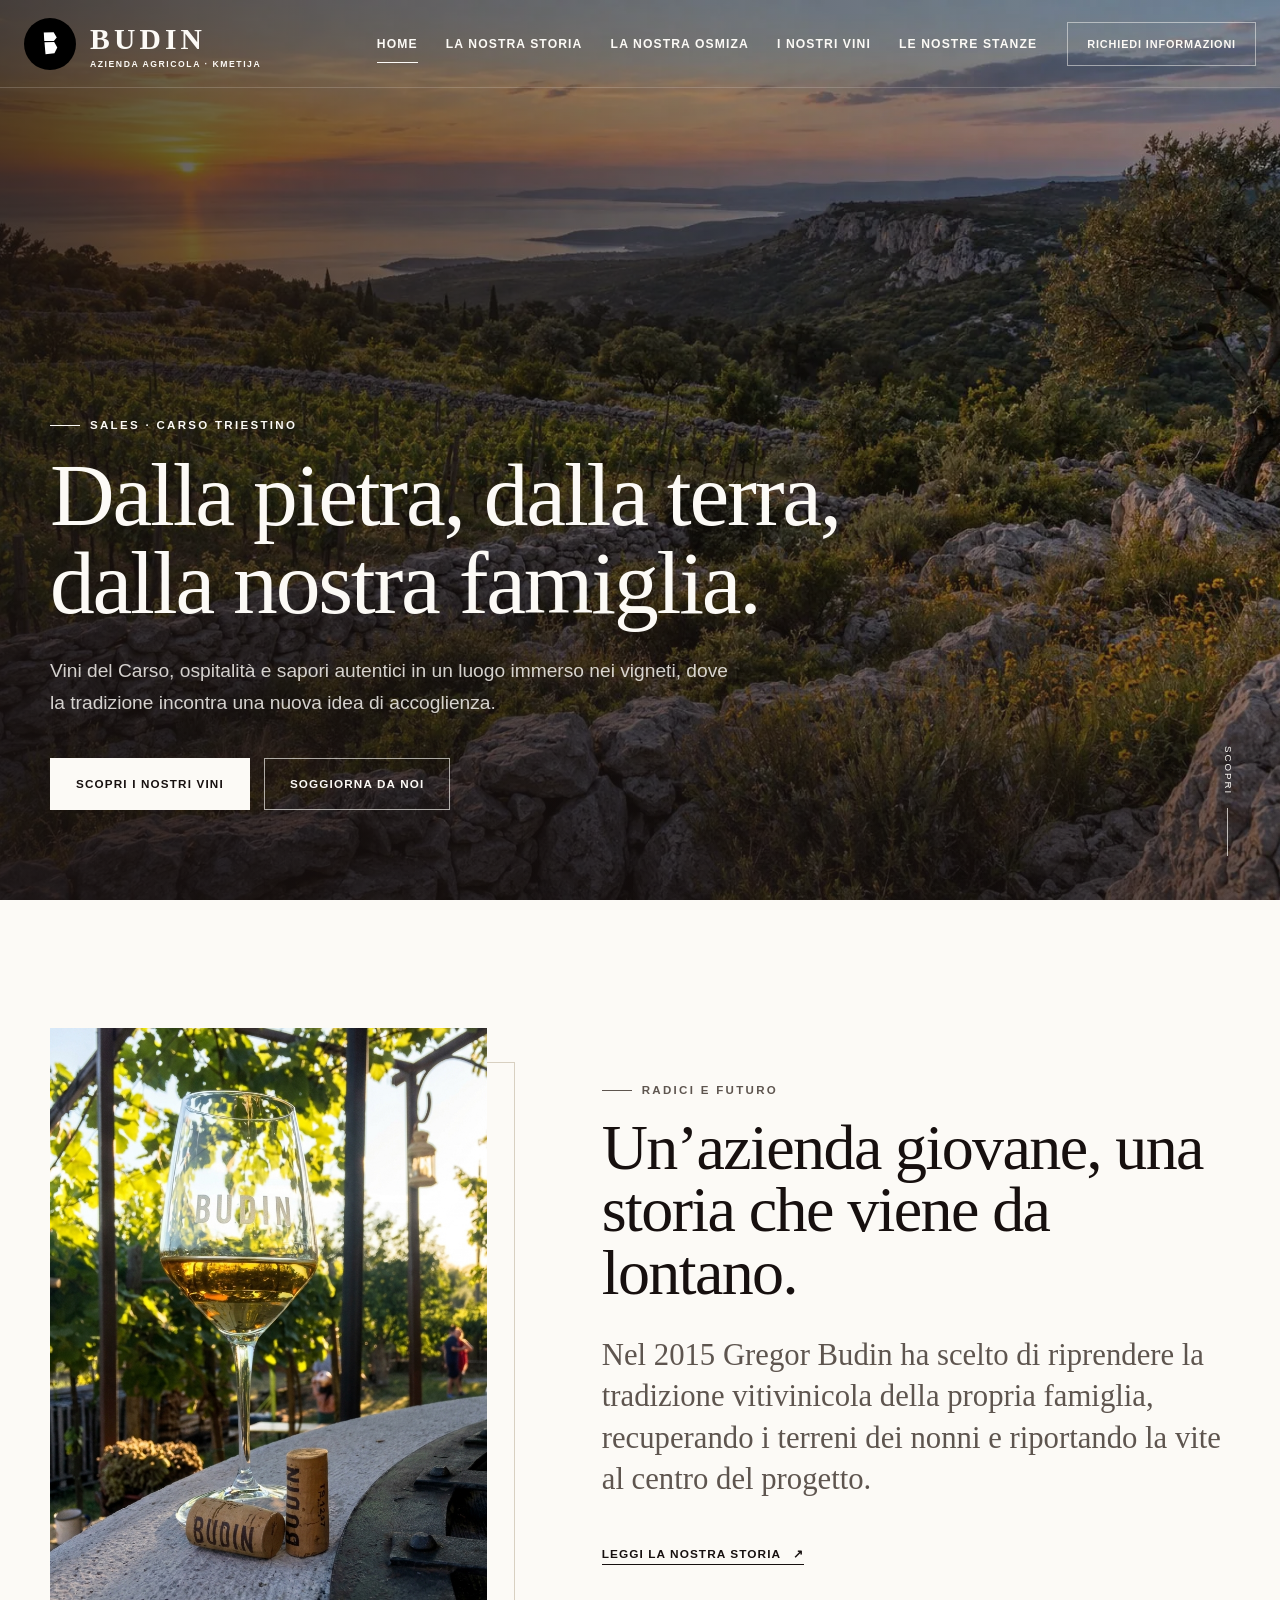
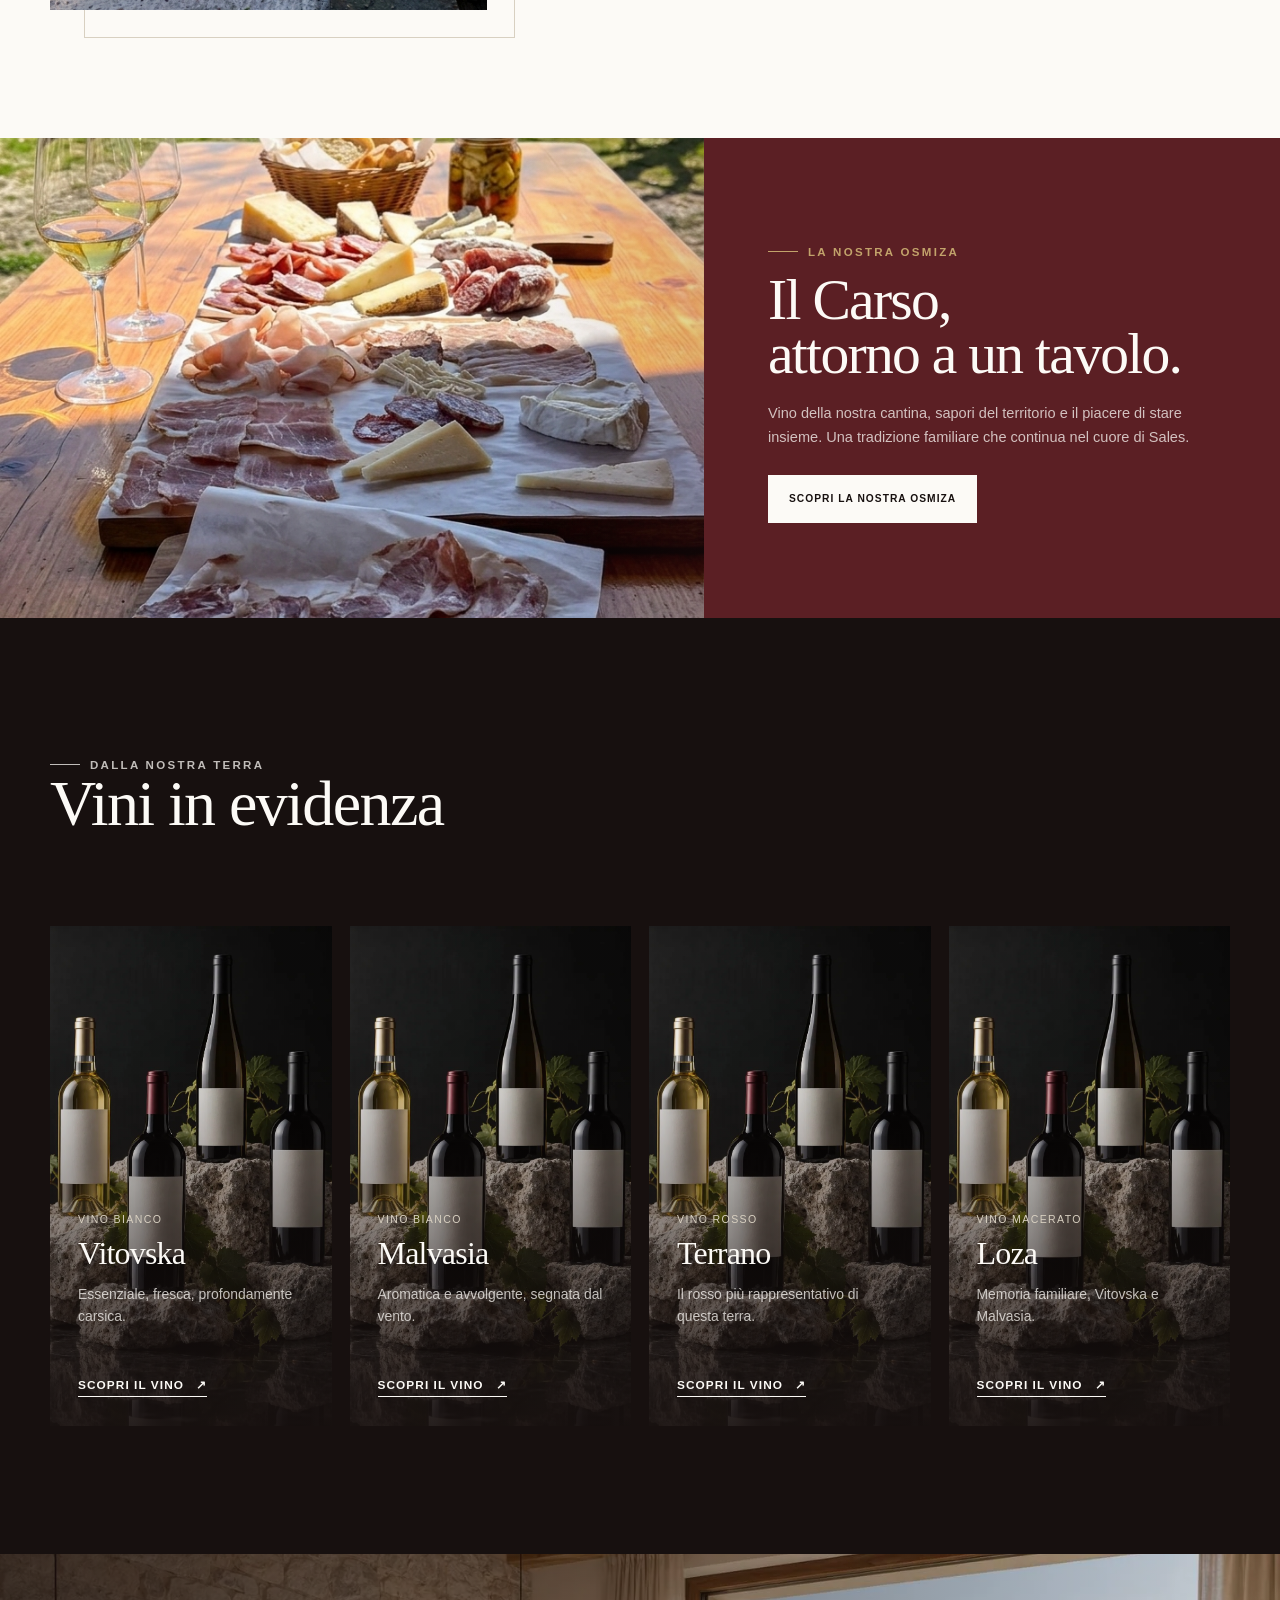
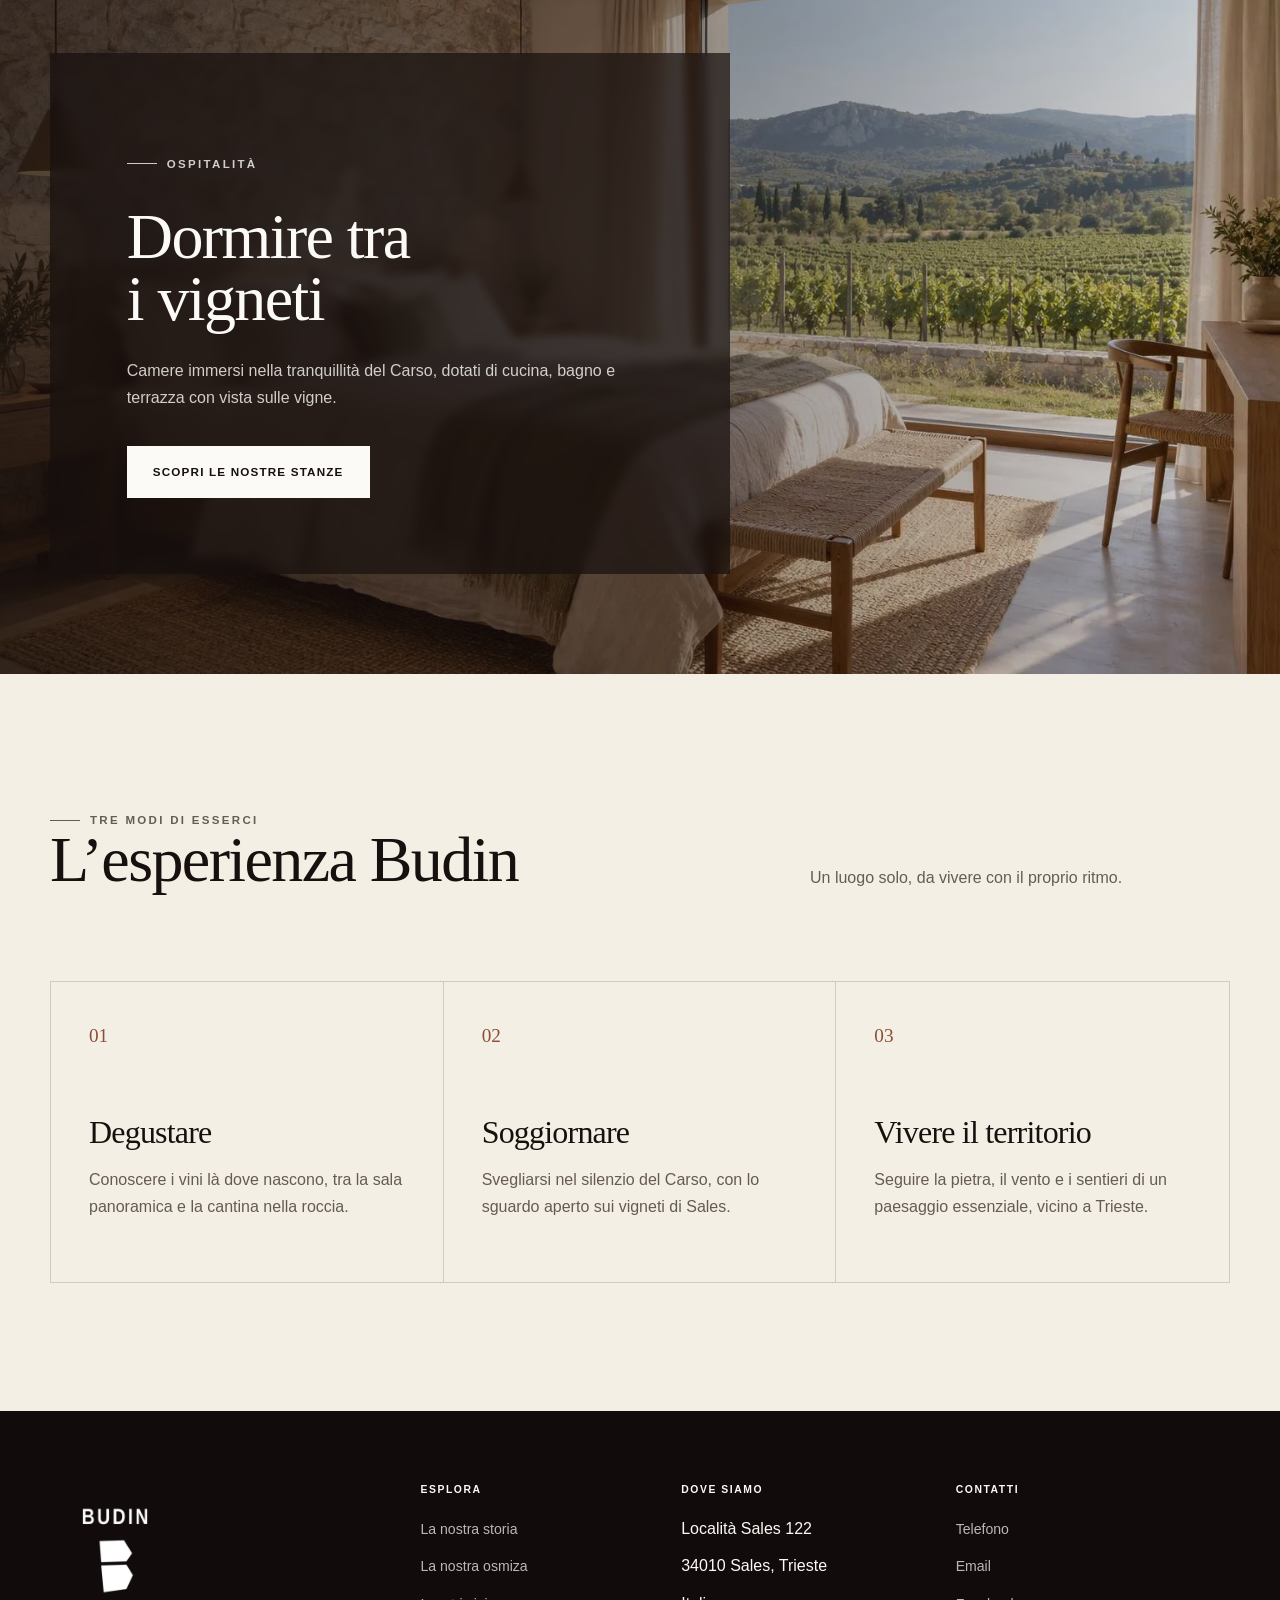
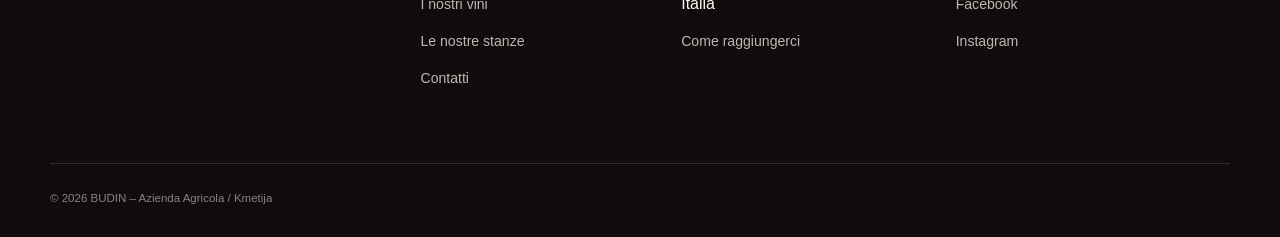
<file: index.html>
<!doctype html>
<html lang="it">

<head>
  <meta charset="utf-8">
  <meta name="viewport" content="width=device-width, initial-scale=1">
  <title>Budin | Vini, agriturismo e ospitalità nel Carso</title>
  <meta name="description"
    content="Scopri l’Azienda Agricola Budin a Sales: vini del Carso, degustazioni e soggiorni tra i vigneti vicino a Trieste.">
  <meta name="theme-color" content="#17100f">
  <meta name="color-scheme" content="light">
  <meta property="og:type" content="website">
  <meta property="og:title" content="Budin | Vini, agriturismo e ospitalità nel Carso">
  <meta property="og:description"
    content="Scopri l’Azienda Agricola Budin a Sales: vini del Carso, degustazioni e soggiorni tra i vigneti vicino a Trieste.">
  <meta property="og:image" content="assets/images/home/karst_vineyard_dawn.jpg">
  <link rel="icon" href="assets/icons/favicon.svg" type="image/svg+xml">
  <link rel="stylesheet" href="css/style.css?v=2">
  <script
    type="application/ld+json">{"@context":"https://schema.org","@graph":[{"@type":["Winery","LocalBusiness"],"@id":"#budin","name":"BUDIN – Azienda Agricola / Kmetija","address":{"@type":"PostalAddress","streetAddress":"Località Sales 122","postalCode":"34010","addressLocality":"Sales","addressRegion":"Trieste","addressCountry":"IT"},"sameAs":["https://www.facebook.com/ViniBudin/"],"description":"Azienda agricola familiare, cantina e ospitalità nel Carso triestino."},{"@type":"FarmStay","@id":"#agriturismo-budin","name":"Agriturismo Budin","address":{"@type":"PostalAddress","streetAddress":"Località Sales 122","postalCode":"34010","addressLocality":"Sales","addressRegion":"Trieste","addressCountry":"IT"},"parentOrganization":{"@id":"#budin"}},{"@type":"BreadcrumbList","itemListElement":[{"@type":"ListItem","position":1,"name":"Home","item":"index.html"}]}]}</script>
</head>

<body class="">
  <a class="skip-link" href="#contenuto">Vai al contenuto</a>
  <div id="site-live" class="skip-link" aria-live="polite"></div>
  <header class="site-header">
    <div class="header-inner">
      <a class="brand" href="index.html" aria-label="Budin, torna alla home">
        <img class="brand-symbol" src="assets/logo/budin-mark.svg" alt="" aria-hidden="true">

        <span class="brand-copy">
          <strong>BUDIN</strong>
          <span>Azienda Agricola · Kmetija</span>
        </span>
      </a>
      <nav class="main-nav" id="main-menu" aria-label="Navigazione principale">
        <a href="index.html" data-page="index.html">Home</a>
        <a href="storia.html" data-page="storia.html">La nostra storia</a>
        <a href="osmiza.html" data-page="osmiza.html">La nostra osmiza</a>
        <a href="vini.html" data-page="vini.html">I nostri vini</a>
        <a href="stanze.html" data-page="stanze.html">Le nostre stanze</a>
        <a class="btn mobile-only" href="contatti.html">Richiedi informazioni</a>
      </nav>
      <a class="header-cta" href="contatti.html">Richiedi informazioni</a>
      <button class="menu-toggle" type="button" aria-expanded="false" aria-controls="main-menu"
        aria-label="Apri menu"><span></span></button>
    </div>
  </header>
  <main id="contenuto">
    <section class="hero">
      <div class="hero__media">
        <picture>
          <source srcset="assets/images/home/karst_sunset.webp" type="image/webp"><img
            src="assets/images/home/karst_sunset.jpg" alt="Vigneti del Carso all’alba tra pietra calcarea e terra rossa"
            fetchpriority="high">
        </picture>
      </div>
      <div class="hero__overlay"></div>
      <div class="hero__content">
        <p class="eyebrow">Sales · Carso triestino</p>
        <h1>Dalla pietra, dalla terra,<br>dalla nostra famiglia.</h1>
        <p class="hero__intro">Vini del Carso, ospitalità e sapori autentici in un luogo immerso nei vigneti, dove la
          tradizione incontra una nuova idea di accoglienza.</p>
        <div class="btn-row"><a class="btn btn--light" href="vini.html">Scopri i nostri vini</a><a
            class="btn btn--ghost-light" href="stanze.html">Soggiorna da noi</a></div>
      </div>
      <a class="scroll-cue" href="#introduzione">Scopri</a>
    </section>
    <section class="section" id="introduzione">
      <div class="container intro-grid">
        <div class="intro-grid__image reveal">
          <picture>
            <img src="assets/images/home/winemaker_vines.jpg" alt="Vignaiolo al lavoro tra i filari carsici"
              loading="lazy">
          </picture>
        </div>
        <div class="intro-grid__copy reveal reveal-delay">
          <p class="eyebrow">Radici e futuro</p>
          <h2>Un’azienda giovane, una storia che viene da lontano.</h2>
          <p class="lead">Nel 2015 Gregor Budin ha scelto di riprendere la tradizione vitivinicola della propria
            famiglia, recuperando i terreni dei nonni e riportando la vite al centro del progetto.</p>
          <a class="text-link" href="storia.html">Leggi la nostra storia</a>
        </div>
      </div>
    </section>
    <!-- <section class="section section--dark">
      <div class="container territory-grid">
        <div class="territory-grid__media reveal">
          <picture>
            <source srcset="assets/images/home/karst_stone_vines.webp" type="image/webp"><img
              src="assets/images/home/karst_stone_vines.jpg"
              alt="Filari del Carso tra calcare, terra rossa e vegetazione mediterranea" loading="lazy">
          </picture>
        </div>
        <div class="territory-grid__copy reveal reveal-delay">
          <p class="eyebrow">Il territorio</p>
          <h2>Coltivare<br>il Carso</h2>
          <p>Qui la vite cresce tra pietra calcarea, vento e vegetazione mediterranea. Un ambiente essenziale e
            caratteristico, nel quale ogni vigneto richiede presenza, attenzione e rispetto.</p>
          <div class="elements">
            <div class="element"><span>Pietra</span><small>Calcare</small></div>
            <div class="element"><span>Vento</span><small>Bora</small></div>
            <div class="element"><span>Vite</span><small>Presenza</small></div>
          </div>
        </div>
      </div>
    </section> -->
<section
  class="home-osmiza"
  aria-labelledby="home-osmiza-title"
>

  <!-- Immagine -->
  <div class="home-osmiza__media">
    <img
      src="assets/images/home/osmiza.jpg"
      alt="L'osmiza Budin tra vigneti e pietra carsica"
      loading="lazy"
      decoding="async"
      width="1200"
      height="800"
    >
  </div>


  <!-- Contenuto -->
  <div class="home-osmiza__content">

    <div class="home-osmiza__inner reveal">

      <p class="eyebrow">
        La nostra osmiza
      </p>

      <h2 id="home-osmiza-title">
        Il Carso,<br>
        attorno a un tavolo.
      </h2>

      <p class="home-osmiza__intro">
        Vino della nostra cantina, sapori del territorio
        e il piacere di stare insieme. Una tradizione
        familiare che continua nel cuore di Sales.
      </p>


      <div class="home-osmiza__actions">

        <a
          class="btn btn--light"
          href="osmiza.html"
        >
          Scopri la nostra osmiza
        </a>

      </div>

    </div>

  </div>

</section>


    <section class="section section--dark">
      <div class="container">
        <div class="section-heading reveal">
          <div>
            <p class="eyebrow">Dalla nostra terra</p>
            <h2>Vini in evidenza</h2>
          </div>
        </div>
        <div class="featured-wines">
          <a class="wine-teaser reveal" href="vini.html#vitovska">
            <picture>
              <source srcset="assets/images/vini/bottles_limestone.webp" type="image/webp"><img
                src="assets/images/vini/bottles_limestone.jpg"
                alt="Bottiglia di Vitovska presentata sulla pietra carsica" loading="lazy">
            </picture>
            <div class="wine-teaser__copy"><small>Vino bianco</small>
              <h3>Vitovska</h3>
              <p>Essenziale, fresca, profondamente carsica.</p><span class="text-link">Scopri il vino</span>
            </div>
          </a><a class="wine-teaser reveal" href="vini.html#malvasia">
            <picture>
              <source srcset="assets/images/vini/bottles_limestone.webp" type="image/webp"><img
                src="assets/images/vini/bottles_limestone.jpg"
                alt="Bottiglia di Malvasia presentata sulla pietra carsica" loading="lazy">
            </picture>
            <div class="wine-teaser__copy"><small>Vino bianco</small>
              <h3>Malvasia</h3>
              <p>Aromatica e avvolgente, segnata dal vento.</p><span class="text-link">Scopri il vino</span>
            </div>
          </a><a class="wine-teaser reveal" href="vini.html#terrano">
            <picture>
              <source srcset="assets/images/vini/bottles_limestone.webp" type="image/webp"><img
                src="assets/images/vini/bottles_limestone.jpg"
                alt="Bottiglia di Terrano presentata sulla pietra carsica" loading="lazy">
            </picture>
            <div class="wine-teaser__copy"><small>Vino rosso</small>
              <h3>Terrano</h3>
              <p>Il rosso più rappresentativo di questa terra.</p><span class="text-link">Scopri il vino</span>
            </div>
          </a><a class="wine-teaser reveal" href="vini.html#loza">
            <picture>
              <source srcset="assets/images/vini/bottles_limestone.webp" type="image/webp"><img
                src="assets/images/vini/bottles_limestone.jpg" alt="Bottiglia di Loza presentata sulla pietra carsica"
                loading="lazy">
            </picture>
            <div class="wine-teaser__copy"><small>Vino macerato</small>
              <h3>Loza</h3>
              <p>Memoria familiare, Vitovska e Malvasia.</p><span class="text-link">Scopri il vino</span>
            </div>
          </a>
        </div>
      </div>
    </section>
    <section class="stay-banner">
      <div class="stay-banner__media">
        <picture>
          <source srcset="assets/images/home/room_natural.webp" type="image/webp"><img
            src="assets/images/home/room_natural.jpg" alt="Camera contemporanea con affaccio sui vigneti"
            loading="lazy">
        </picture>
      </div>
      <div class="stay-banner__veil"></div>
      <div class="stay-banner__copy">
        <div class="reveal">
          <p class="eyebrow">Ospitalità</p>
          <h2>Dormire tra<br>i vigneti</h2>
          <p>Camere immersi nella tranquillità del Carso, dotati di cucina, bagno e terrazza con
            vista sulle vigne.</p><a class="btn btn--light" href="stanze.html">Scopri le nostre stanze</a>
        </div>
      </div>
    </section>
    <section class="section section--ivory">
      <div class="container">
        <div class="section-heading reveal">
          <div>
            <p class="eyebrow">Tre modi di esserci</p>
            <h2>L’esperienza Budin</h2>
          </div>
          <p>Un luogo solo, da vivere con il proprio ritmo.</p>
        </div>
        <div class="experience-grid">
          <article class="experience reveal"><span class="experience__num">01</span>
            <h3>Degustare</h3>
            <p>Conoscere i vini là dove nascono, tra la sala panoramica e la cantina nella roccia.</p>
          </article>
          <article class="experience reveal"><span class="experience__num">02</span>
            <h3>Soggiornare</h3>
            <p>Svegliarsi nel silenzio del Carso, con lo sguardo aperto sui vigneti di Sales.</p>
          </article>
          <article class="experience reveal"><span class="experience__num">03</span>
            <h3>Vivere il territorio</h3>
            <p>Seguire la pietra, il vento e i sentieri di un paesaggio essenziale, vicino a Trieste.</p>
          </article>
        </div>
      </div>
    </section>
    <!-- <section class="section section--wine">
      <div class="container final-cta">
        <div class="reveal">
          <p class="eyebrow">Vieni a Sales</p>
          <h2>Il Carso, con un ritmo diverso.</h2>
          <p>Vieni a conoscere i nostri vini, fermati tra i vigneti e scopri l’ospitalità della famiglia Budin.</p>
        </div>
        <div class="btn-row reveal"><a class="btn btn--light" href="contatti.html#modulo-contatti">Richiedi
            informazioni</a><a class="btn btn--ghost-light" href="contatti.html#mappa">Come raggiungerci</a></div>
      </div>
    </section> -->
  </main>
  <footer class="site-footer">
    <div class="container footer-grid">
      <!-- <div class="footer-brand"><a href="index.html"><strong>BUDIN</strong><span>Azienda Agricola · Kmetija</span></a>
        <p>Vino, terra e ospitalità nel Carso.</p>
      </div> -->
      <div class="footer-brand">

        <a href="index.html" class="footer-logo" aria-label="Budin - Torna alla home">
          <img src="assets/logo/budin-logo.png" alt="BUDIN - Azienda Agricola / Kmetija">
        </a>

      </div>
      <div class="footer-col">
        <h2>Esplora</h2>
        <ul>
          <li><a href="storia.html">La nostra storia</a></li>
          <li><a href="osmiza.html">La nostra osmiza</a></li>
          <li><a href="vini.html">I nostri vini</a></li>
          <li><a href="stanze.html">Le nostre stanze</a></li>
          <li><a href="contatti.html">Contatti</a></li>
        </ul>
      </div>
      <div class="footer-col">
        <h2>Dove siamo</h2>
        <ul>
          <li>Località Sales 122</li>
          <li>34010 Sales, Trieste</li>
          <li>Italia</li>
          <li><a href="contatti.html#mappa">Come raggiungerci</a></li>
        </ul>
      </div>
      <div class="footer-col">
        <h2>Contatti</h2>
        <ul>
          <li><a href="contatti.html#modulo-contatti" data-contact-phone>Telefono</a></li>
          <li><a href="contatti.html#modulo-contatti" data-contact-email>Email</a></li>
          <li><a data-facebook target="_blank" rel="noopener">Facebook</a></li>
          <li><a data-instagram target="_blank" rel="noopener">Instagram</a></li>
        </ul>
      </div>
    </div>
    <div class="container footer-bottom"><span>© <span data-year></span> BUDIN – Azienda Agricola / Kmetija</span>

    </div>
  </footer>
  <button class="back-to-top" type="button" aria-label="Torna in alto">↑</button>
  <script src="js/main.js"></script>
</body>

</html>
</file>
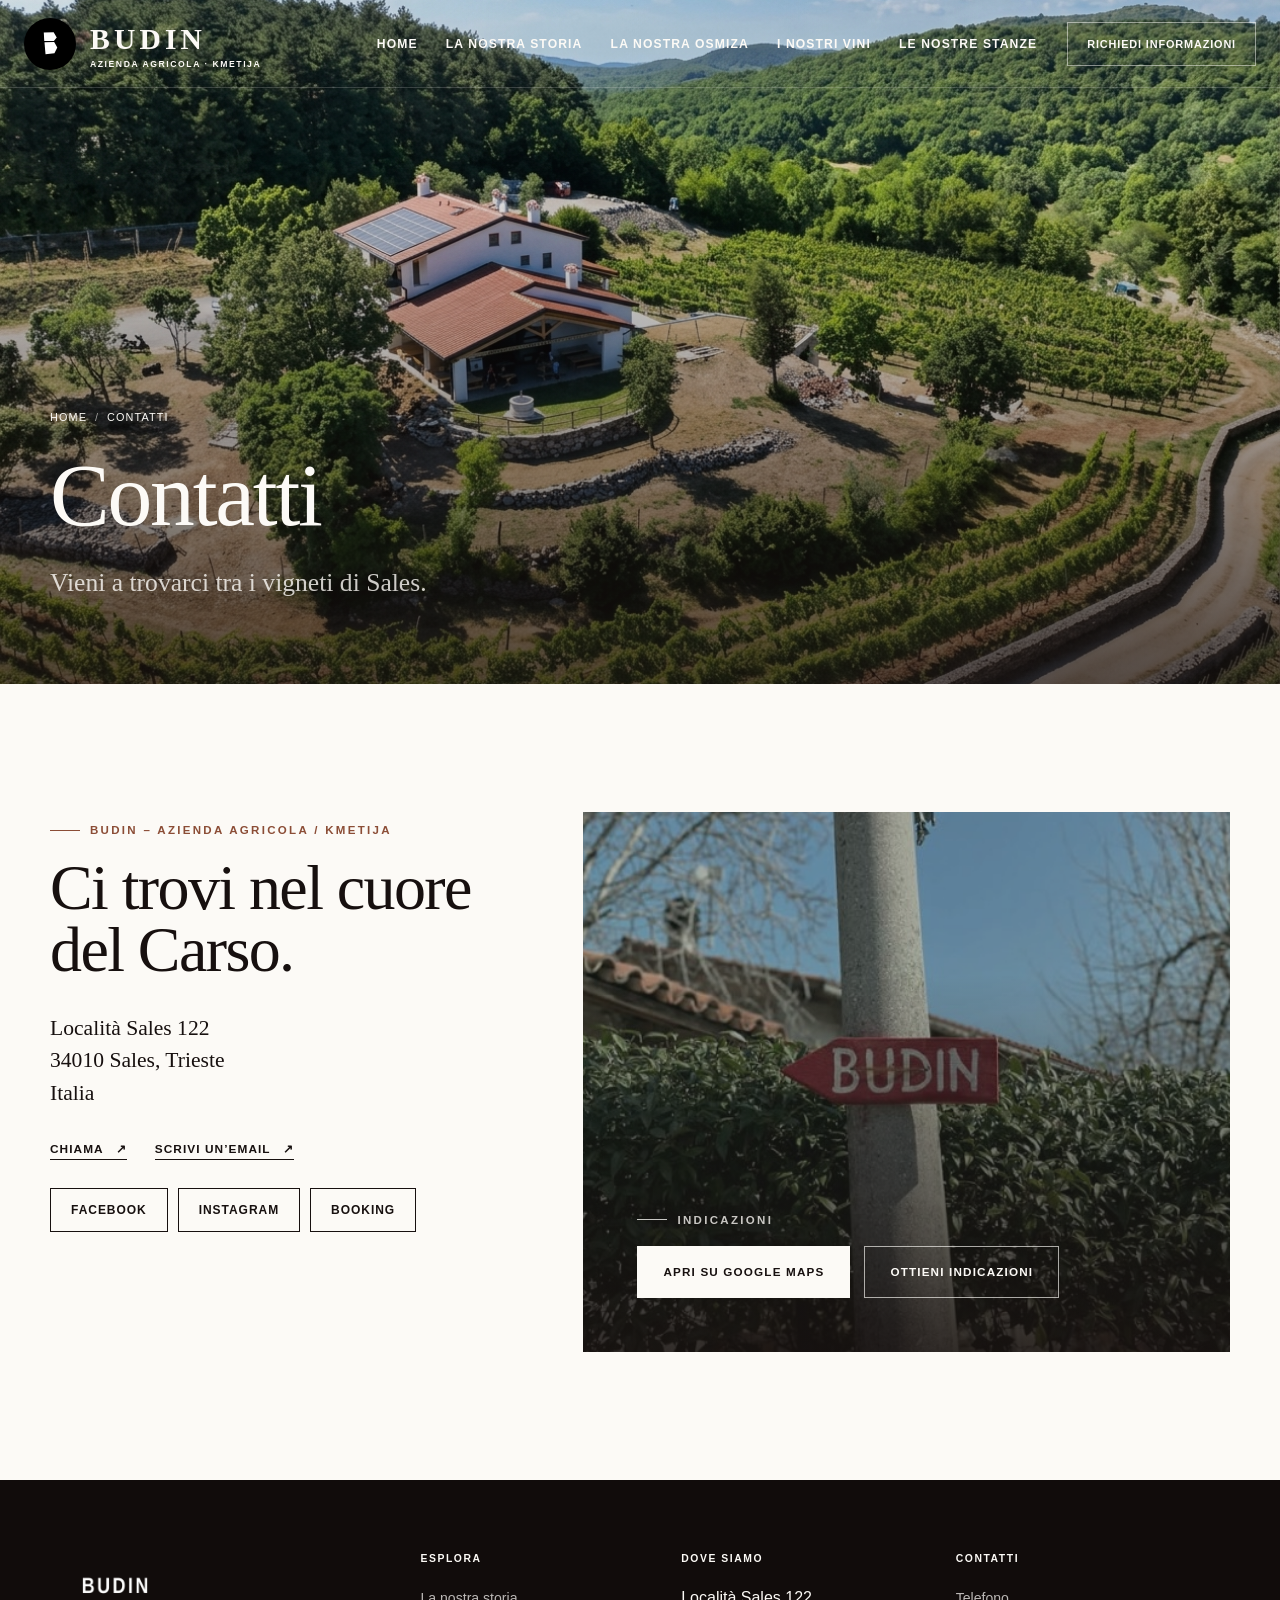
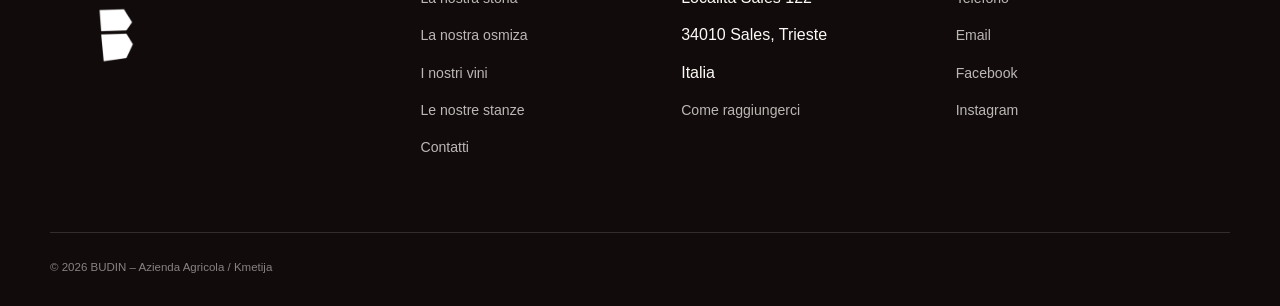
<file: contatti.html>
<!doctype html>
<html lang="it">

<head>
  <meta charset="utf-8" />
  <meta name="viewport" content="width=device-width, initial-scale=1" />
  <title>Contatti e indicazioni | Azienda Agricola Budin Sales</title>
  <meta name="description"
    content="Contatta BUDIN – Azienda Agricola / Kmetija e raggiungi la cantina, l’agriturismo e le camere a Sales, nel Carso triestino." />
  <meta name="theme-color" content="#17100f" />
  <meta name="color-scheme" content="light" />
  <meta property="og:type" content="website" />
  <meta property="og:title" content="Contatti e indicazioni | Azienda Agricola Budin Sales" />
  <meta property="og:description"
    content="Contatta BUDIN – Azienda Agricola / Kmetija e raggiungi la cantina, l’agriturismo e le camere a Sales, nel Carso triestino." />
  <meta property="og:image" content="assets/images/contatti/farmstay_facade.jpg" />
  <link rel="icon" href="assets/icons/favicon.svg" type="image/svg+xml" />
  <link rel="stylesheet" href="css/style.css" />
  <script type="application/ld+json">
      {
        "@context": "https://schema.org",
        "@graph": [
          {
            "@type": ["Winery", "LocalBusiness"],
            "@id": "#budin",
            "name": "BUDIN – Azienda Agricola / Kmetija",
            "address": {
              "@type": "PostalAddress",
              "streetAddress": "Località Sales 122",
              "postalCode": "34010",
              "addressLocality": "Sales",
              "addressRegion": "Trieste",
              "addressCountry": "IT"
            },
            "sameAs": ["https://www.facebook.com/ViniBudin/"],
            "description": "Azienda agricola familiare, cantina e ospitalità nel Carso triestino."
          },
          {
            "@type": "FarmStay",
            "@id": "#agriturismo-budin",
            "name": "Agriturismo Budin",
            "address": {
              "@type": "PostalAddress",
              "streetAddress": "Località Sales 122",
              "postalCode": "34010",
              "addressLocality": "Sales",
              "addressRegion": "Trieste",
              "addressCountry": "IT"
            },
            "parentOrganization": { "@id": "#budin" }
          },
          {
            "@type": "BreadcrumbList",
            "itemListElement": [
              {
                "@type": "ListItem",
                "position": 1,
                "name": "Home",
                "item": "index.html"
              },
              {
                "@type": "ListItem",
                "position": 2,
                "name": "Contatti",
                "item": "contatti.html"
              }
            ]
          }
        ]
      }
    </script>
</head>

<body class="">
  <a class="skip-link" href="#contenuto">Vai al contenuto</a>
  <div id="site-live" class="skip-link" aria-live="polite"></div>
  <header class="site-header">
    <div class="header-inner">
      <a class="brand" href="index.html" aria-label="Budin, torna alla home">
        <img class="brand-symbol" src="assets/logo/budin-mark.svg" alt="" aria-hidden="true">

        <span class="brand-copy">
          <strong>BUDIN</strong>
          <span>Azienda Agricola · Kmetija</span>
        </span>
      </a>
      <nav class="main-nav" id="main-menu" aria-label="Navigazione principale">
        <a href="index.html" data-page="index.html">Home</a>
        <a href="storia.html" data-page="storia.html">La nostra storia</a>
        <a href="osmiza.html" data-page="osmiza.html">La nostra osmiza</a>
        <a href="vini.html" data-page="vini.html">I nostri vini</a>
        <a href="stanze.html" data-page="stanze.html">Le nostre stanze</a>
        <a class="btn mobile-only" href="contatti.html">Richiedi informazioni</a>
      </nav>
      <a class="header-cta" href="contatti.html">Richiedi informazioni</a>
      <button class="menu-toggle" type="button" aria-expanded="false" aria-controls="main-menu"
        aria-label="Apri menu"><span></span></button>
    </div>
  </header>
  <section class="inner-hero">
    <div class="inner-hero__media">
      <picture>
        <img src="assets/images/contatti/farmstay_facade.jpg" alt="Vieni a trovarci tra i vigneti di Sales."
          fetchpriority="high" />
      </picture>
    </div>
    <div class="inner-hero__overlay"></div>
    <div class="inner-hero__content">
      <ol class="breadcrumb" aria-label="Breadcrumb">
        <li><a href="index.html">Home</a></li>
        <li aria-current="page">Contatti</li>
      </ol>
      <h1>Contatti</h1>
      <p>Vieni a trovarci tra i vigneti di Sales.</p>
    </div>
  </section>
  <main id="contenuto">
    <section class="section" id="modulo-contatti">
      <div class="container contact-grid">
        <div class="contact-details reveal">
          <p class="eyebrow">BUDIN – Azienda Agricola / Kmetija</p>
          <h2>Ci trovi nel cuore del Carso.</h2>
          <address>
            Località Sales 122<br />34010 Sales, Trieste<br />Italia
          </address>
<div class="contact-actions">

  <div class="contact-direct">
    <a class="text-link" data-contact-phone data-fallback="Chiama">
      Chiama
    </a>

    <a class="text-link" data-contact-email data-fallback="Scrivi un’email">
      Scrivi un’email
    </a>
  </div>

  <div class="contact-social">
    <a
      class="social-btn social-btn--facebook"
      data-facebook
      target="_blank"
      rel="noopener noreferrer"
    >
      Facebook
    </a>

    <a
      class="social-btn social-btn--instagram"
      data-instagram
      target="_blank"
      rel="noopener noreferrer"
    >
      Instagram
    </a>

    <a
      class="social-btn social-btn--booking"
      data-booking
      target="_blank"
      rel="noopener noreferrer"
    >
      Booking
    </a>
  </div>

</div>
          <!-- <p class="contact-meta">
            Visite, degustazioni e soggiorni su richiesta.
          </p> -->
        </div>
        <div class="map-card reveal reveal-delay" id="mappa">
          <!-- <img src="assets/icons/map-karst.svg" alt="Mappa stilizzata con Sales evidenziata" /> -->
          <img src="assets/images/contatti/frasca.jpg" alt="frasca sales" />
          <div class="map-card__content">
            <p class="eyebrow">Indicazioni</p>
            <!-- <h3>Località Sales 122</h3> -->

            <div class="btn-row">
              <a class="btn btn--light"
                href="https://www.google.com/maps/search/?api=1&amp;query=Localit%C3%A0%20Sales%20122%2C%2034010%20Sales%2C%20Trieste"
                data-maps target="_blank" rel="noopener">Apri su Google Maps</a><a class="btn btn--ghost-light"
                href="https://www.google.com/maps/dir/?api=1&amp;destination=Localit%C3%A0%20Sales%20122%2C%2034010%20Sales%2C%20Trieste"
                target="_blank" rel="noopener">Ottieni indicazioni</a>
            </div>
          </div>
        </div>
      </div>
    </section>
    <!-- <section class="section section--ivory" id="modulo-contatti">
      <div class="container request-wrap">
        <div class="request-intro reveal">
          <p class="eyebrow">Scrivici</p>
          <h2>Parliamo della tua visita.</h2>
          <p>Vino, degustazione, soggiorno o cantina: prepara la tua richiesta. L’invio effettivo via email sarà
            disponibile dopo aver configurato il recapito ufficiale.</p>
        </div>
        <form class="form reveal" data-budin-form data-form-title="Richiesta informazioni — Budin" novalidate>
          <div class="field"><label for="contact-name">Nome</label><input id="contact-name" name="nome"
              autocomplete="name" required><span class="field-error"></span></div>
          <div class="field"><label for="contact-email">Email</label><input id="contact-email" name="email" type="email"
              autocomplete="email" required><span class="field-error"></span></div>
          <div class="field"><label for="contact-phone">Telefono</label><input id="contact-phone" name="telefono"
              type="tel" autocomplete="tel"><span class="field-error"></span></div>
          <div class="field"><label for="contact-reason">Motivo della richiesta</label><select id="contact-reason"
              name="motivo" required>
              <option value="">Seleziona</option>
              <option>Informazioni sui vini</option>
              <option>Richiesta listino</option>
              <option>Degustazione</option>
              <option>Soggiorno</option>
              <option>Visita in cantina</option>
              <option>Altra richiesta</option>
            </select><span class="field-error"></span></div>
          <div class="field field--full"><label for="contact-message">Messaggio</label><textarea id="contact-message"
              name="messaggio" required></textarea><span class="field-error"></span></div><label
            class="check-field"><input name="privacy" type="checkbox" required><span>Ho letto l’informativa privacy e
              acconsento al trattamento dei dati per ricevere risposta.<span class="field-error"></span></span></label>
          <div class="form-actions"><button class="btn" type="submit">Invia richiesta</button></div>
          <div class="form-status" tabindex="-1" role="status"></div>
        </form>
      </div>
    </section> -->
    <!-- <section class="section section--dark" id="note-legali">
      <div class="container">
        <div class="section-heading">
          <div>
            <p class="eyebrow">Prima della pubblicazione</p>
            <h2>Note, privacy e cookie</h2>
          </div>
          <p>Testi provvisori da completare con i dati legali e i referenti privacy ufficiali dell’azienda.</p>
        </div>
        <div class="experience-grid">
          <article class="experience" id="privacy"><span class="experience__num">01</span>
            <h3>Privacy policy</h3>
            <p>Il modulo raccoglie solo i dati necessari a rispondere. La policy definitiva deve indicare titolare, base
              giuridica, conservazione, destinatari e diritti.</p>
          </article>
          <article class="experience" id="cookie"><span class="experience__num">02</span>
            <h3>Cookie policy</h3>
            <p>Questa versione offline non installa cookie di profilazione e non carica risorse esterne. Aggiornare la
              policy se verranno aggiunti servizi terzi.</p>
          </article>
          <article class="experience"><span class="experience__num">03</span>
            <h3>Note legali</h3>
            <p>Inserire ragione sociale completa, dati fiscali, contatti ufficiali e informazioni obbligatorie prima
              della pubblicazione.</p>
          </article>
        </div>
      </div>
    </section> -->
  </main>
  <footer class="site-footer">
    <div class="container footer-grid">
      <!-- <div class="footer-brand"><a href="index.html"><strong>BUDIN</strong><span>Azienda Agricola · Kmetija</span></a>
        <p>Vino, terra e ospitalità nel Carso.</p>
      </div> -->
      <div class="footer-brand">

        <a href="index.html" class="footer-logo" aria-label="Budin - Torna alla home">
          <img src="assets/logo/budin-logo.png" alt="BUDIN - Azienda Agricola / Kmetija">
        </a>

      </div>
      <div class="footer-col">
        <h2>Esplora</h2>
        <ul>
          <li><a href="storia.html">La nostra storia</a></li>
          <li><a href="osmiza.html">La nostra osmiza</a></li>
          <li><a href="vini.html">I nostri vini</a></li>
          <li><a href="stanze.html">Le nostre stanze</a></li>
          <li><a href="contatti.html">Contatti</a></li>
        </ul>
      </div>
      <div class="footer-col">
        <h2>Dove siamo</h2>
        <ul>
          <li>Località Sales 122</li>
          <li>34010 Sales, Trieste</li>
          <li>Italia</li>
          <li><a href="contatti.html#mappa">Come raggiungerci</a></li>
        </ul>
      </div>
      <div class="footer-col">
        <h2>Contatti</h2>
        <ul>
          <li><a href="contatti.html#modulo-contatti" data-contact-phone>Telefono</a></li>
          <li><a href="contatti.html#modulo-contatti" data-contact-email>Email</a></li>
          <li><a data-facebook target="_blank" rel="noopener">Facebook</a></li>
          <li><a data-instagram target="_blank" rel="noopener">Instagram</a></li>
        </ul>
      </div>
    </div>
    <div class="container footer-bottom"><span>© <span data-year></span> BUDIN – Azienda Agricola / Kmetija</span>

    </div>
  </footer>
  <button class="back-to-top" type="button" aria-label="Torna in alto">
    ↑
  </button>
  <script src="js/main.js"></script>
</body>

</html>
</file>
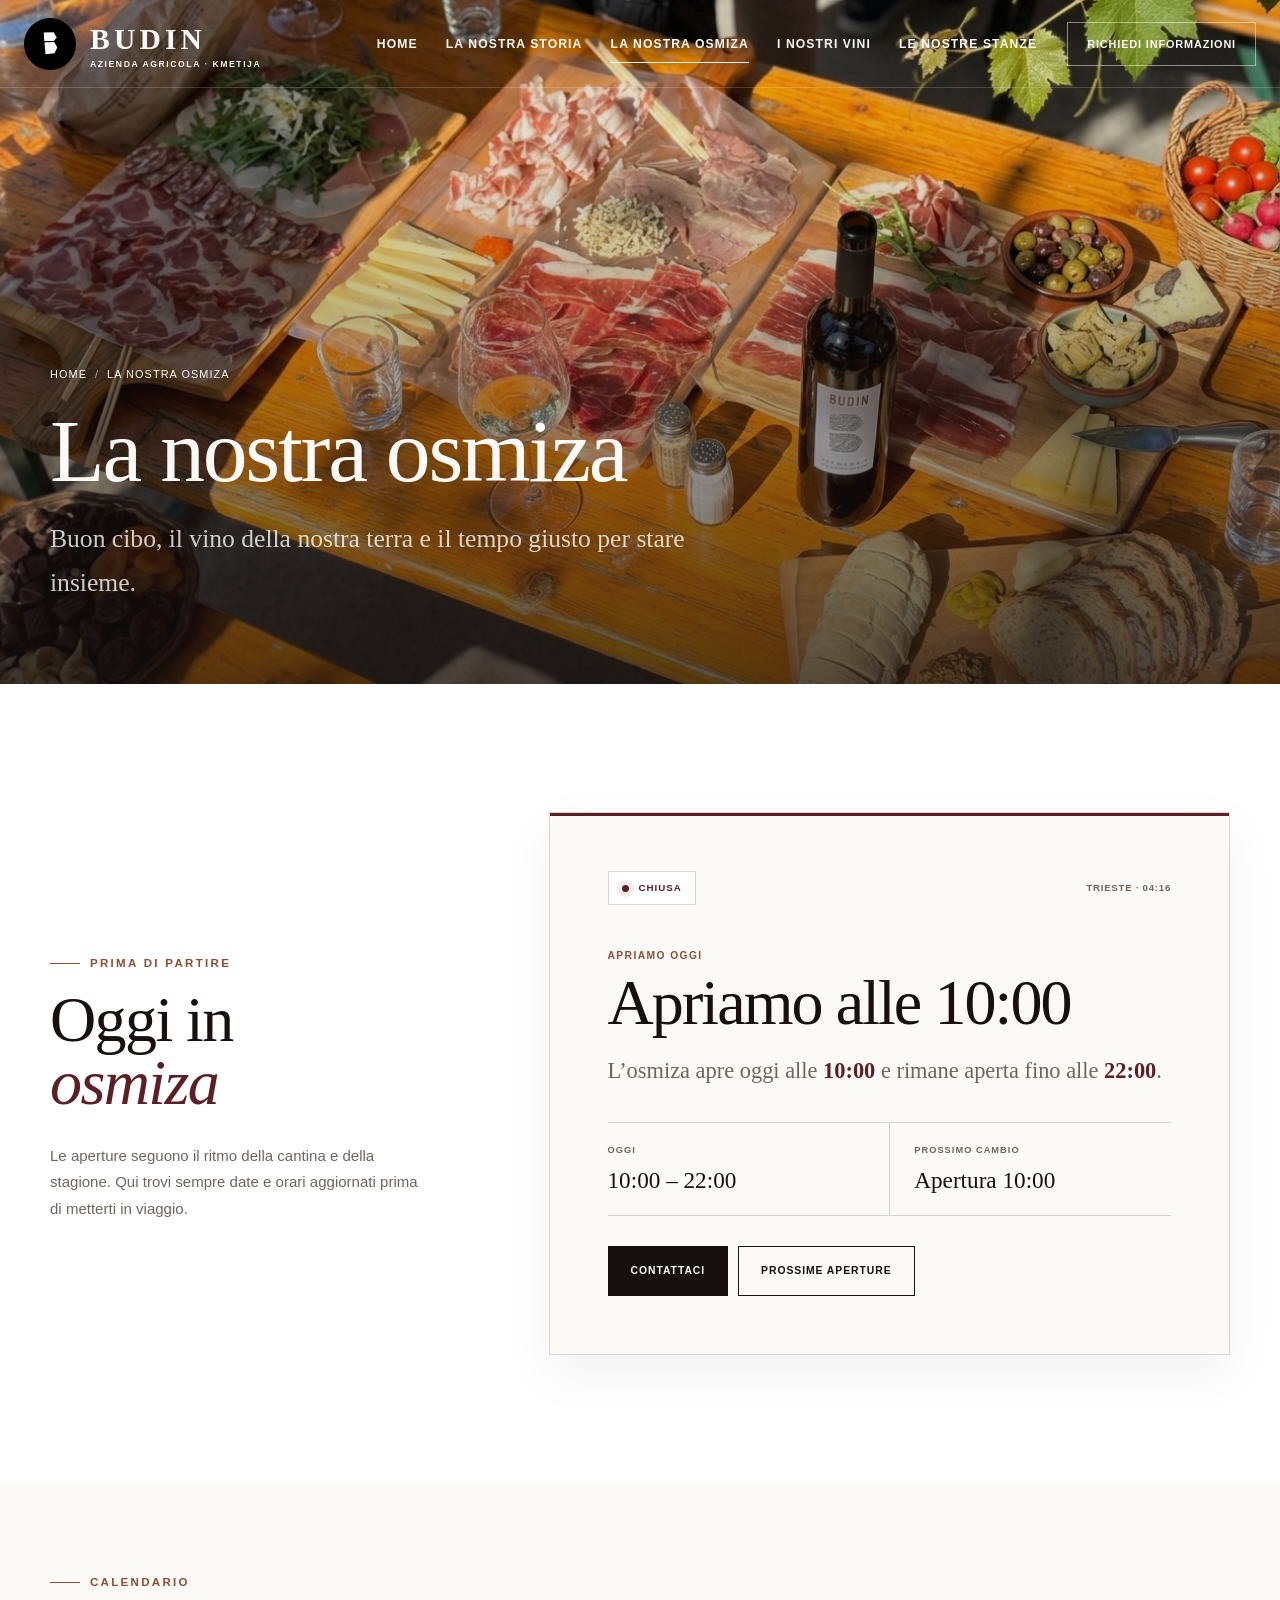
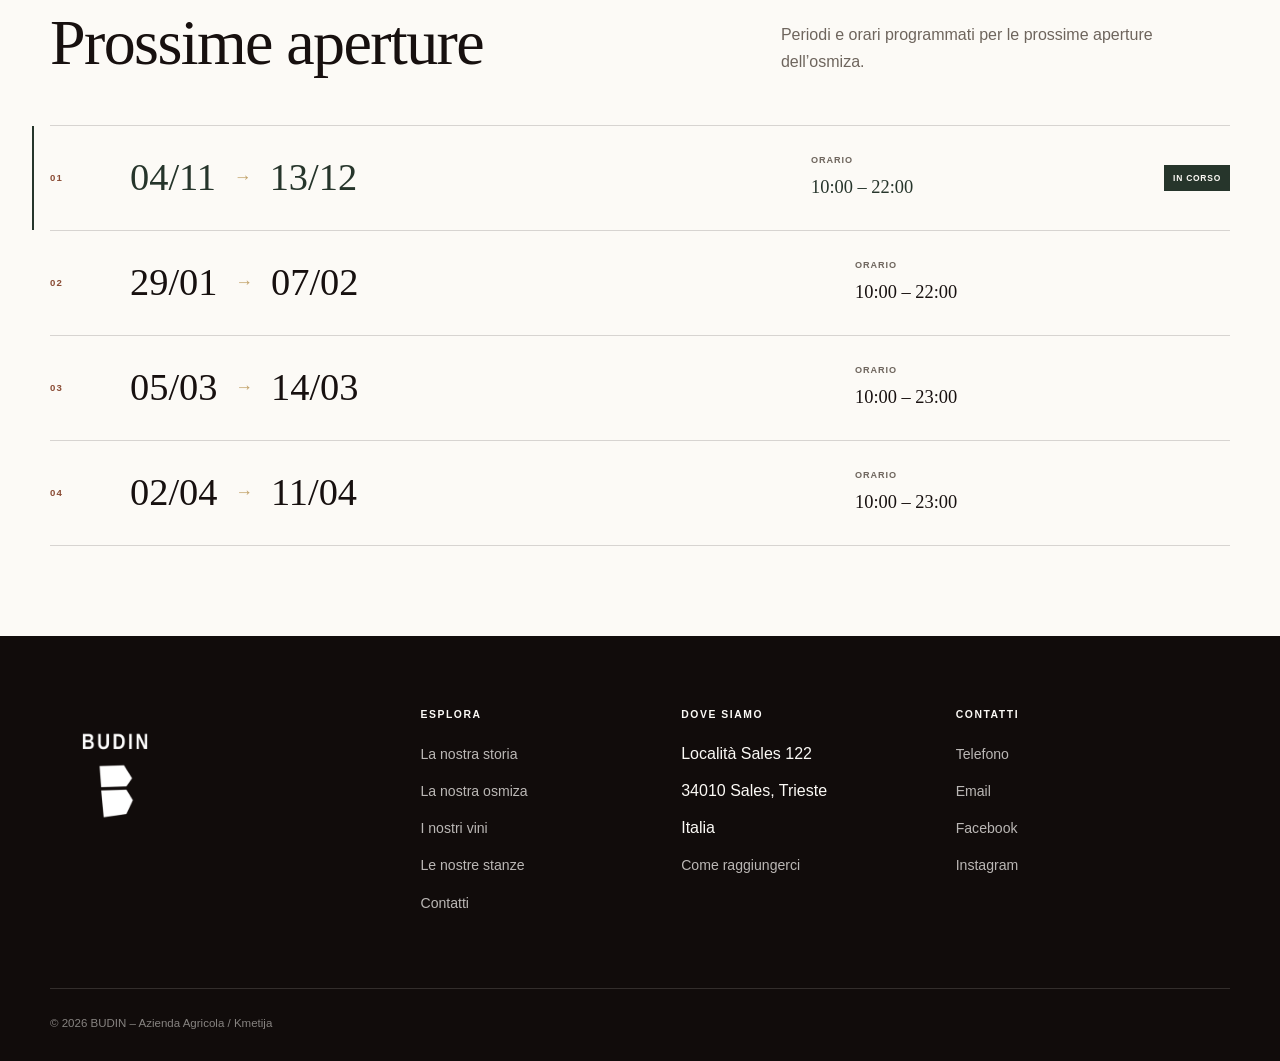
<file: osmiza.html>
<!doctype html>
<html lang="it">

<head>
  <meta charset="utf-8">
  <meta name="viewport" content="width=device-width, initial-scale=1">
  <title>La nostra osmiza | Azienda Agricola Budin</title>
  <meta name="description"
    content="La storia della famiglia Budin: il ritorno alla viticoltura, la nuova cantina nella pietra e l’ospitalità a Sales.">
  <meta name="theme-color" content="#17100f">
  <meta name="color-scheme" content="light">
  <meta property="og:type" content="website">
  <meta property="og:title" content="La nostra osmiza | Azienda Agricola Budin">
  <meta property="og:description"
    content="La storia della famiglia Budin: il ritorno alla viticoltura, la nuova cantina nella pietra e l’ospitalità a Sales.">
  <meta property="og:image" content="assets/images/osmiza/osmiza-tagliere.jpg">
  <link rel="icon" href="assets/icons/favicon.svg" type="image/svg+xml">
  <link rel="stylesheet" href="css/style.css">
  <script
    type="application/ld+json">{"@context":"https://schema.org","@graph":[{"@type":["Winery","LocalBusiness"],"@id":"#budin","name":"BUDIN – Azienda Agricola / Kmetija","address":{"@type":"PostalAddress","streetAddress":"Località Sales 122","postalCode":"34010","addressLocality":"Sales","addressRegion":"Trieste","addressCountry":"IT"},"sameAs":["https://www.facebook.com/ViniBudin/"],"description":"Azienda agricola familiare, cantina e ospitalità nel Carso triestino."},{"@type":"FarmStay","@id":"#agriturismo-budin","name":"Agriturismo Budin","address":{"@type":"PostalAddress","streetAddress":"Località Sales 122","postalCode":"34010","addressLocality":"Sales","addressRegion":"Trieste","addressCountry":"IT"},"parentOrganization":{"@id":"#budin"}},{"@type":"BreadcrumbList","itemListElement":[{"@type":"ListItem","position":1,"name":"Home","item":"index.html"},{"@type":"ListItem","position":2,"name":"La nostra storia","item":"storia.html"}]}]}</script>
</head>

<body class="">
  <a class="skip-link" href="#contenuto">Vai al contenuto</a>
  <div id="site-live" class="skip-link" aria-live="polite"></div>
  <header class="site-header">
    <div class="header-inner">
      <a class="brand" href="index.html" aria-label="Budin, torna alla home">
        <img class="brand-symbol" src="assets/logo/budin-mark.svg" alt="" aria-hidden="true">

        <span class="brand-copy">
          <strong>BUDIN</strong>
          <span>Azienda Agricola · Kmetija</span>
        </span>
      </a>
      <nav class="main-nav" id="main-menu" aria-label="Navigazione principale">
        <a href="index.html" data-page="index.html">Home</a>
        <a href="storia.html" data-page="storia.html">La nostra storia</a>
        <a href="osmiza.html" data-page="osmiza.html">La nostra osmiza</a>
        <a href="vini.html" data-page="vini.html">I nostri vini</a>
        <a href="stanze.html" data-page="stanze.html">Le nostre stanze</a>
        <a class="btn mobile-only" href="contatti.html">Richiedi informazioni</a>
      </nav>
      <a class="header-cta" href="contatti.html">Richiedi informazioni</a>
      <button class="menu-toggle" type="button" aria-expanded="false" aria-controls="main-menu"
        aria-label="Apri menu"><span></span></button>
    </div>
  </header>
  <section class="inner-hero">
    <div class="inner-hero__media">
      <picture>
        <img src="assets/images//osmiza/osmiza-tagliere.jpg"
          alt="Buon cibo, il vino della nostra terra e il tempo giusto per stare insieme." fetchpriority="high">
      </picture>
    </div>
    <div class="inner-hero__overlay"></div>
    <div class="inner-hero__content">
      <ol class="breadcrumb" aria-label="Breadcrumb">
        <li><a href="index.html">Home</a></li>
        <li aria-current="page">La nostra osmiza</li>
      </ol>
      <h1>La nostra osmiza</h1>
      <p>Buon cibo, il vino della nostra terra e il tempo giusto per stare insieme.</p>
    </div>
  </section>
<main id="contenuto">

  <section
    class="status-section section"
    id="apertura"
    aria-labelledby="statusHeading"
  >
    <div class="section-inner status-layout">

      <div class="status-intro reveal">

        <p class="eyebrow">Prima di partire</p>

        <h2 id="statusHeading">
          Oggi in<br>
          <em>osmiza</em>
        </h2>

        <p>
          Le aperture seguono il ritmo della cantina e della stagione.
          Qui trovi sempre date e orari aggiornati prima di metterti in viaggio.
        </p>

      </div>


      <article
        class="live-status reveal"
        id="liveStatus"
        aria-live="polite"
      >

        <div class="live-status__top">

          <span class="status-pill" id="statusPill">
            <i aria-hidden="true"></i>
            <span>Verifica in corso</span>
          </span>

          <span class="live-clock" id="liveClock">
            Ora di Trieste
          </span>

        </div>


        <p
          class="live-status__kicker"
          id="statusKicker"
        >
          Stiamo controllando le aperture
        </p>


        <h3 id="statusTitle">
          Un momento…
        </h3>


        <p
          class="live-status__message"
          id="statusMessage"
        >
          Le informazioni aggiornate compariranno qui.
        </p>


        <div class="live-status__meta">

          <div>
            <span>Oggi</span>
            <strong id="todayHours">—</strong>
          </div>

          <div>
            <span>Prossimo cambio</span>
            <strong id="nextChange">—</strong>
          </div>

        </div>


        <div class="live-status__actions">

          <a
            class="button button--light"
            id="bookingCta"
            href="contatti.html"
          >
            Contattaci
          </a>

          <a
            class="button button--ghost-light"
            href="#prossime-aperture"
          >
            Prossime aperture
          </a>

        </div>

      </article>

    </div>
  </section>


  <!-- PROSSIME APERTURE -->

  <section
    class="section section--compact"
    id="prossime-aperture"
  >

    <div class="section-inner">

      <div class="openings-heading">

        <p class="eyebrow">
          Calendario
        </p>

        <h2>
          Prossime aperture
        </h2>

        <p>
          Periodi e orari programmati per le prossime aperture
          dell’osmiza.
        </p>

      </div>


      <div
        class="openings-list"
        id="openingsList"
      ></div>

    </div>

  </section>

</main>
  <footer class="site-footer">
    <div class="container footer-grid">
      <!-- <div class="footer-brand"><a href="index.html"><strong>BUDIN</strong><span>Azienda Agricola · Kmetija</span></a>
        <p>Vino, terra e ospitalità nel Carso.</p>
      </div> -->
      <div class="footer-brand">

        <a href="index.html" class="footer-logo" aria-label="Budin - Torna alla home">
          <img src="assets/logo/budin-logo.png" alt="BUDIN - Azienda Agricola / Kmetija">
        </a>

      </div>
      <div class="footer-col">
        <h2>Esplora</h2>
        <ul>
          <li><a href="storia.html">La nostra storia</a></li>
          <li><a href="osmiza.html">La nostra osmiza</a></li>
          <li><a href="vini.html">I nostri vini</a></li>
          <li><a href="stanze.html">Le nostre stanze</a></li>
          <li><a href="contatti.html">Contatti</a></li>
        </ul>
      </div>
      <div class="footer-col">
        <h2>Dove siamo</h2>
        <ul>
          <li>Località Sales 122</li>
          <li>34010 Sales, Trieste</li>
          <li>Italia</li>
          <li><a href="contatti.html#mappa">Come raggiungerci</a></li>
        </ul>
      </div>
      <div class="footer-col">
        <h2>Contatti</h2>
        <ul>
          <li><a href="contatti.html#modulo-contatti" data-contact-phone>Telefono</a></li>
          <li><a href="contatti.html#modulo-contatti" data-contact-email>Email</a></li>
          <li><a data-facebook target="_blank" rel="noopener">Facebook</a></li>
          <li><a data-instagram target="_blank" rel="noopener">Instagram</a></li>
        </ul>
      </div>
    </div>
    <div class="container footer-bottom"><span>© <span data-year></span> BUDIN – Azienda Agricola / Kmetija</span>

    </div>
  </footer>
  <button class="back-to-top" type="button" aria-label="Torna in alto">↑</button>
  <script src="js/osmiza.js"></script>
  <script src="js/main.js"></script>
</body>

</html>
</file>
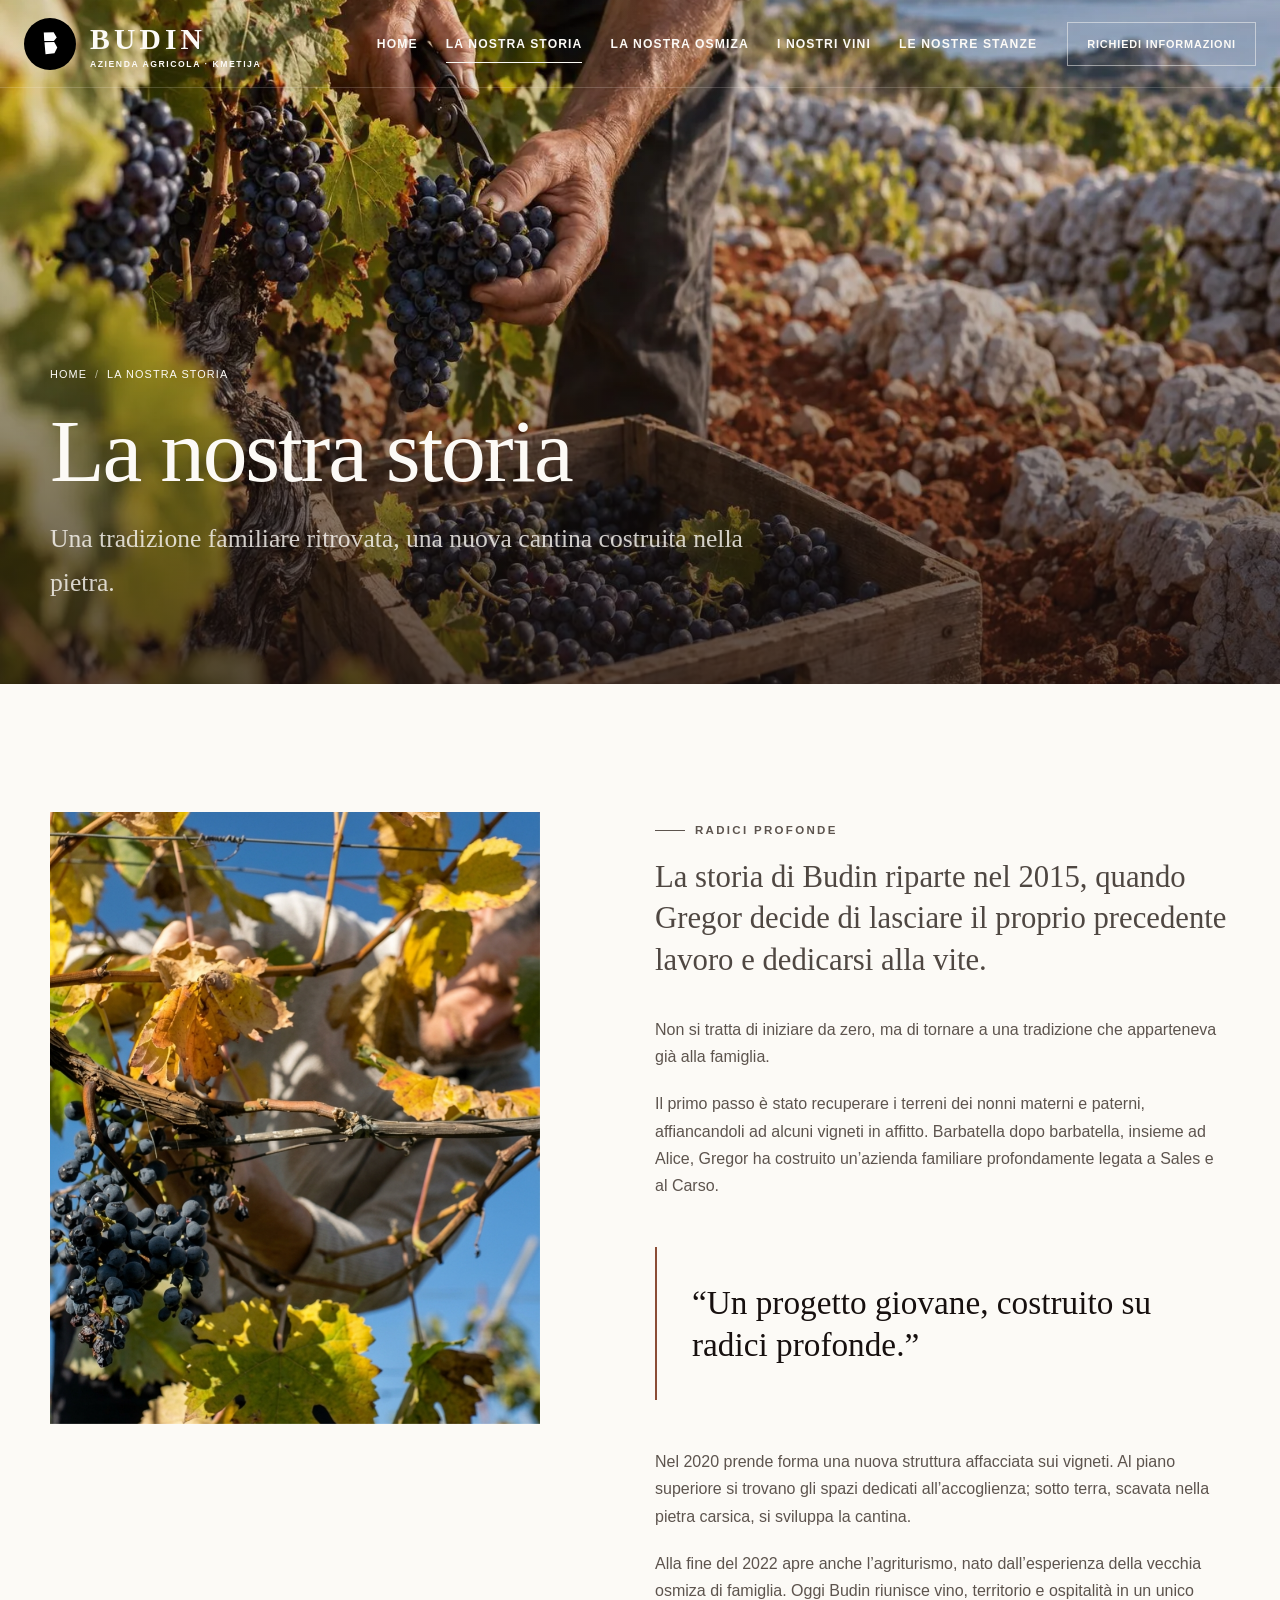
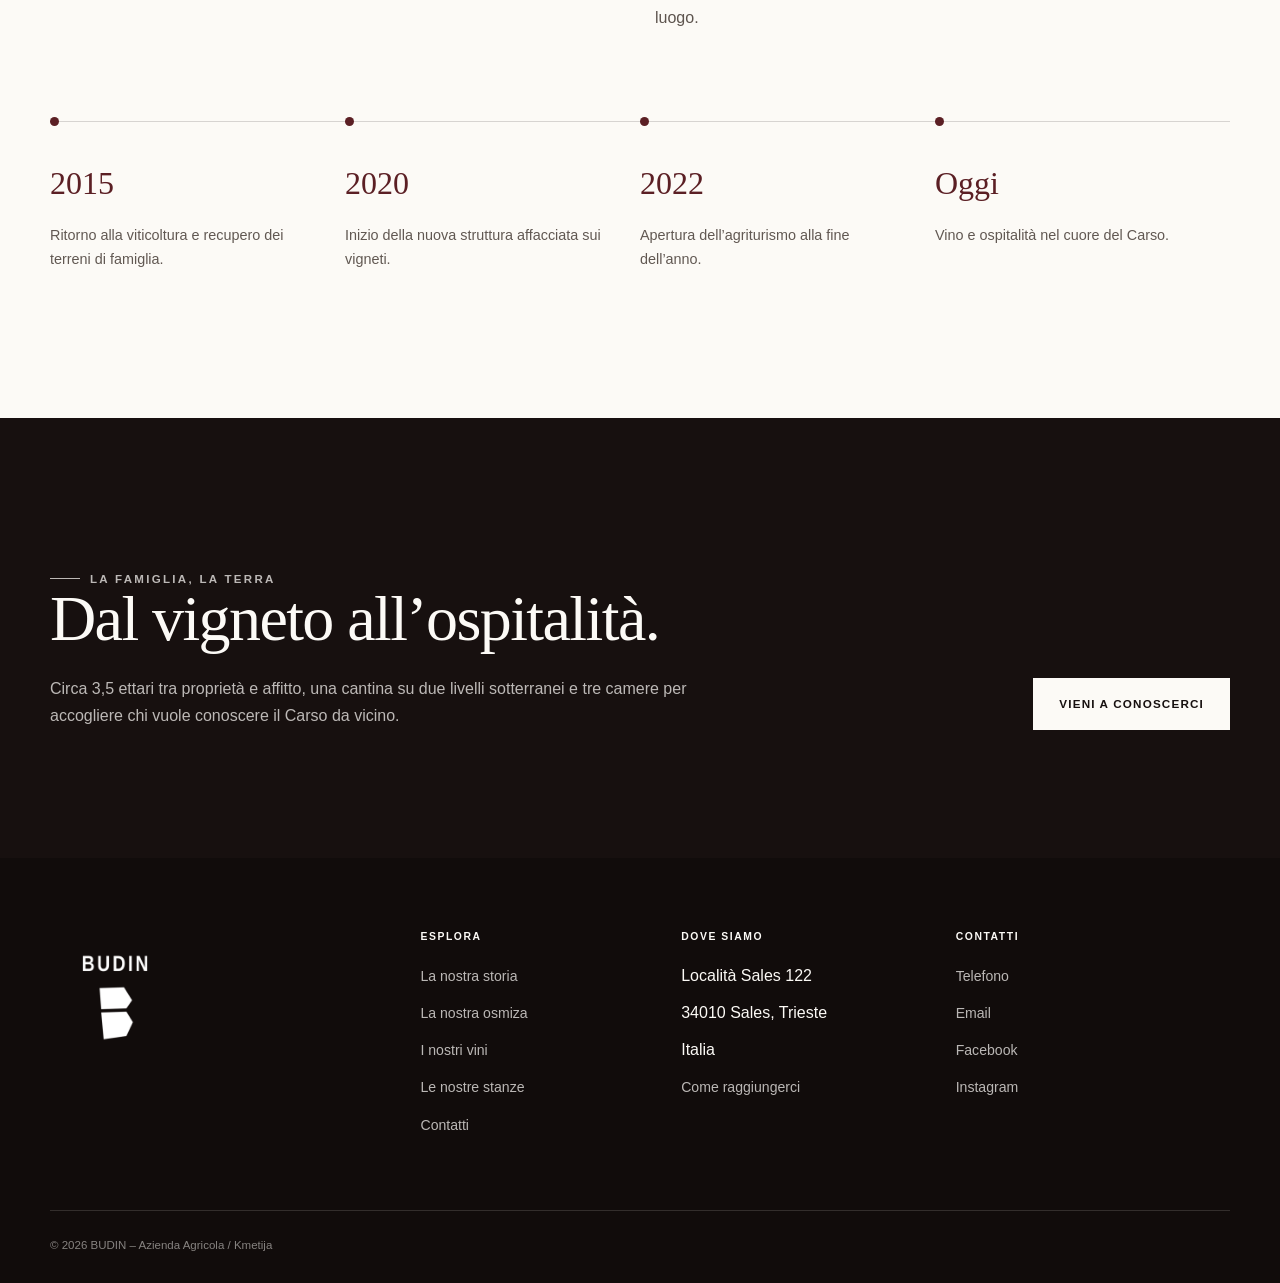
<file: storia.html>
<!doctype html>
<html lang="it">

<head>
  <meta charset="utf-8">
  <meta name="viewport" content="width=device-width, initial-scale=1">
  <title>La nostra storia | Azienda Agricola Budin</title>
  <meta name="description"
    content="La storia della famiglia Budin: il ritorno alla viticoltura, la nuova cantina nella pietra e l’ospitalità a Sales.">
  <meta name="theme-color" content="#17100f">
  <meta name="color-scheme" content="light">
  <meta property="og:type" content="website">
  <meta property="og:title" content="La nostra storia | Azienda Agricola Budin">
  <meta property="og:description"
    content="La storia della famiglia Budin: il ritorno alla viticoltura, la nuova cantina nella pietra e l’ospitalità a Sales.">
  <meta property="og:image" content="assets/images/storia/winemaker_vines.jpg">
  <link rel="icon" href="assets/icons/favicon.svg" type="image/svg+xml">
  <link rel="stylesheet" href="css/style.css">
  <script
    type="application/ld+json">{"@context":"https://schema.org","@graph":[{"@type":["Winery","LocalBusiness"],"@id":"#budin","name":"BUDIN – Azienda Agricola / Kmetija","address":{"@type":"PostalAddress","streetAddress":"Località Sales 122","postalCode":"34010","addressLocality":"Sales","addressRegion":"Trieste","addressCountry":"IT"},"sameAs":["https://www.facebook.com/ViniBudin/"],"description":"Azienda agricola familiare, cantina e ospitalità nel Carso triestino."},{"@type":"FarmStay","@id":"#agriturismo-budin","name":"Agriturismo Budin","address":{"@type":"PostalAddress","streetAddress":"Località Sales 122","postalCode":"34010","addressLocality":"Sales","addressRegion":"Trieste","addressCountry":"IT"},"parentOrganization":{"@id":"#budin"}},{"@type":"BreadcrumbList","itemListElement":[{"@type":"ListItem","position":1,"name":"Home","item":"index.html"},{"@type":"ListItem","position":2,"name":"La nostra storia","item":"storia.html"}]}]}</script>
</head>

<body class="">
  <a class="skip-link" href="#contenuto">Vai al contenuto</a>
  <div id="site-live" class="skip-link" aria-live="polite"></div>
  <header class="site-header">
    <div class="header-inner">
      <a class="brand" href="index.html" aria-label="Budin, torna alla home">
        <img class="brand-symbol" src="assets/logo/budin-mark.svg" alt="" aria-hidden="true">

        <span class="brand-copy">
          <strong>BUDIN</strong>
          <span>Azienda Agricola · Kmetija</span>
        </span>
      </a>
      <nav class="main-nav" id="main-menu" aria-label="Navigazione principale">
        <a href="index.html" data-page="index.html">Home</a>
        <a href="storia.html" data-page="storia.html">La nostra storia</a>
        <a href="osmiza.html" data-page="osmiza.html">La nostra osmiza</a>
        <a href="vini.html" data-page="vini.html">I nostri vini</a>
        <a href="stanze.html" data-page="stanze.html">Le nostre stanze</a>
        <a class="btn mobile-only" href="contatti.html">Richiedi informazioni</a>
      </nav>
      <a class="header-cta" href="contatti.html">Richiedi informazioni</a>
      <button class="menu-toggle" type="button" aria-expanded="false" aria-controls="main-menu"
        aria-label="Apri menu"><span></span></button>
    </div>
  </header>
  <section class="inner-hero">
    <div class="inner-hero__media">
      <picture>
        <source srcset="assets/images/storia/harvest_hands.webp" type="image/webp"><img
          src="assets/images/storia/harvest_hands.jpg"
          alt="Una tradizione familiare ritrovata, una nuova cantina costruita nella pietra." fetchpriority="high">
      </picture>
    </div>
    <div class="inner-hero__overlay"></div>
    <div class="inner-hero__content">
      <ol class="breadcrumb" aria-label="Breadcrumb">
        <li><a href="index.html">Home</a></li>
        <li aria-current="page">La nostra storia</li>
      </ol>
      <h1>La nostra storia</h1>
      <p>Una tradizione familiare ritrovata, una nuova cantina costruita nella pietra.</p>
    </div>
  </section>
  <main id="contenuto">
    <section class="section">
      <div class="container story-layout">
        <div class="story-layout__media reveal">
          <picture>
            <img
              src="assets/images/storia/winemaker_vines.jpg" alt="Gregor tra i filari del Carso" loading="lazy">
          </picture>
        </div>
        <div class="story-layout__copy reveal reveal-delay">
          <p class="eyebrow">Radici profonde</p>
          <p class="lead">La storia di Budin riparte nel 2015, quando Gregor decide di lasciare il proprio precedente
            lavoro e dedicarsi alla vite.</p>
          <p>Non si tratta di iniziare da zero, ma di tornare a una tradizione che apparteneva già alla famiglia.</p>
          <p>Il primo passo è stato recuperare i terreni dei nonni materni e paterni, affiancandoli ad alcuni vigneti in
            affitto. Barbatella dopo barbatella, insieme ad Alice, Gregor ha costruito un’azienda familiare
            profondamente legata a Sales e al Carso.</p>
          <blockquote class="pullquote">“Un progetto giovane, costruito su radici profonde.”</blockquote>
          <p>Nel 2020 prende forma una nuova struttura affacciata sui vigneti. Al piano superiore si trovano gli spazi
            dedicati all’accoglienza; sotto terra, scavata nella pietra carsica, si sviluppa la cantina.</p>
          <p>Alla fine del 2022 apre anche l’agriturismo, nato dall’esperienza della vecchia osmiza di famiglia. Oggi
            Budin riunisce vino, territorio e ospitalità in un unico luogo.</p>
        </div>
      </div>
      <div class="container">
        <div class="timeline reveal" aria-label="Linea del tempo">
          <div class="timeline__item"><span class="timeline__year">2015</span>
            <p>Ritorno alla viticoltura e recupero dei terreni di famiglia.</p>
          </div>
          <div class="timeline__item"><span class="timeline__year">2020</span>
            <p>Inizio della nuova struttura affacciata sui vigneti.</p>
          </div>
          <div class="timeline__item"><span class="timeline__year">2022</span>
            <p>Apertura dell’agriturismo alla fine dell’anno.</p>
          </div>
          <div class="timeline__item"><span class="timeline__year">Oggi</span>
            <p>Vino e ospitalità nel cuore del Carso.</p>
          </div>
        </div>
        <!-- <div class="story-gallery">
          <div class="reveal">
            <picture>
              <source srcset="assets/images/storia/cellar_rock.webp" type="image/webp"><img
                src="assets/images/storia/cellar_rock.jpg" alt="Cantina contemporanea scavata nella roccia carsica"
                loading="lazy">
            </picture>
          </div>
          <div class="reveal reveal-delay">
            <picture>
              <img
                src="assets/images/storia/uva.jpg" alt="Uva Budin" loading="lazy">
            </picture>
          </div>
        </div> -->
      </div>
    </section>
    <section class="section section--dark">
      <div class="container final-cta">
        <div>
          <p class="eyebrow">La famiglia, la terra</p>
          <h2>Dal vigneto all’ospitalità.</h2>
          <p>Circa 3,5 ettari tra proprietà e affitto, una cantina su due livelli sotterranei e tre camere per
            accogliere chi vuole conoscere il Carso da vicino.</p>
        </div><a class="btn btn--light" href="contatti.html#modulo-contatti">Vieni a conoscerci</a>
      </div>
    </section>
  </main>
  <footer class="site-footer">
    <div class="container footer-grid">
      <!-- <div class="footer-brand"><a href="index.html"><strong>BUDIN</strong><span>Azienda Agricola · Kmetija</span></a>
        <p>Vino, terra e ospitalità nel Carso.</p>
      </div> -->
      <div class="footer-brand">

        <a href="index.html" class="footer-logo" aria-label="Budin - Torna alla home">
          <img src="assets/logo/budin-logo.png" alt="BUDIN - Azienda Agricola / Kmetija">
        </a>

      </div>
      <div class="footer-col">
        <h2>Esplora</h2>
        <ul>
          <li><a href="storia.html">La nostra storia</a></li>
          <li><a href="osmiza.html">La nostra osmiza</a></li>
          <li><a href="vini.html">I nostri vini</a></li>
          <li><a href="stanze.html">Le nostre stanze</a></li>
          <li><a href="contatti.html">Contatti</a></li>
        </ul>
      </div>
      <div class="footer-col">
        <h2>Dove siamo</h2>
        <ul>
          <li>Località Sales 122</li>
          <li>34010 Sales, Trieste</li>
          <li>Italia</li>
          <li><a href="contatti.html#mappa">Come raggiungerci</a></li>
        </ul>
      </div>
      <div class="footer-col">
        <h2>Contatti</h2>
        <ul>
          <li><a href="contatti.html#modulo-contatti" data-contact-phone>Telefono</a></li>
          <li><a href="contatti.html#modulo-contatti" data-contact-email>Email</a></li>
          <li><a data-facebook target="_blank" rel="noopener">Facebook</a></li>
          <li><a data-instagram target="_blank" rel="noopener">Instagram</a></li>
        </ul>
      </div>
    </div>
    <div class="container footer-bottom"><span>© <span data-year></span> BUDIN – Azienda Agricola / Kmetija</span>

    </div>
  </footer>
  <button class="back-to-top" type="button" aria-label="Torna in alto">↑</button>
  <script src="js/main.js"></script>
</body>

</html>
</file>
<file: css/style.css>
/* BUDIN — offline editorial design system */
:root {
  --ink: #17100f;
  --wine: #5b1f24;
  --earth: #8b4d36;
  --vine: #26352b;
  --stone: #d8d0c1;
  --ivory: #f4efe5;
  --champagne: #c2a36b;
  --paper: #fcfaf6;
  --muted: #6e655d;
  --line: rgba(23, 16, 15, .16);
  --serif: "Cormorant Garamond", Georgia, "Times New Roman", serif;
  --sans: Inter, Arial, Helvetica, sans-serif;
  --header-h: 88px;
  --container: min(1180px, calc(100vw - 48px));
  --shadow: 0 24px 60px rgba(23, 16, 15, .16);
  --ease: cubic-bezier(.22, 1, .36, 1);
}
* { box-sizing: border-box; }
html { scroll-behavior: smooth; scroll-padding-top: var(--header-h); }
body { margin: 0; overflow-x: hidden; background: var(--paper); color: var(--ink); font: 400 1rem/1.7 var(--sans); -webkit-font-smoothing: antialiased; }
body.is-locked { overflow: hidden; }
img { display: block; width: 100%; height: auto; }
a { color: inherit; text-decoration: none; }
button, input, select, textarea { font: inherit; }
button, a { -webkit-tap-highlight-color: transparent; }
button { color: inherit; }
:focus-visible { outline: 3px solid var(--champagne); outline-offset: 4px; }
::selection { color: var(--paper); background: var(--wine); }
.container { width: var(--container); margin-inline: auto; }
.narrow { width: min(820px, calc(100vw - 48px)); margin-inline: auto; }
.skip-link { position: fixed; z-index: 999; top: 12px; left: 12px; padding: 12px 18px; transform: translateY(-150%); background: var(--paper); color: var(--ink); border-radius: 2px; }
.skip-link:focus { transform: translateY(0); }
.eyebrow { display: inline-flex; align-items: center; gap: 10px; margin: 0 0 18px; color: var(--earth); font-size: .72rem; font-weight: 700; letter-spacing: .2em; line-height: 1.4; text-transform: uppercase; }
.eyebrow::before { content: ""; width: 30px; height: 1px; background: currentColor; }
.display, h1, h2, h3 { margin: 0; font-family: var(--serif); font-weight: 500; line-height: .98; letter-spacing: -.025em; }
h1 { font-size: clamp(3rem, 7vw, 7rem); }
h2 { font-size: clamp(2.4rem, 5vw, 5.2rem); }
h3 { font-size: clamp(1.6rem, 2.5vw, 2.45rem); }
p { margin: 0 0 1.25em; }
.lead { max-width: 760px; color: #4f4742; font-family: var(--serif); font-size: clamp(1.35rem, 2.4vw, 2.1rem); line-height: 1.35; }
.section { padding: clamp(84px, 10vw, 150px) 0; }
.section--compact { padding: clamp(64px, 7vw, 100px) 0; }
.section--dark { background: var(--ink); color: var(--paper); }
.section--wine { background: var(--wine); color: var(--paper); }
.section--ivory { background: var(--ivory); }
.section-heading { display: grid; grid-template-columns: minmax(0, 1.25fr) minmax(260px, .75fr); gap: 60px; align-items: end; margin-bottom: clamp(48px, 7vw, 90px); }
.section-heading p { margin: 0; color: #655c56; }
.section--dark .section-heading p, .section--wine .section-heading p { color: rgba(252,250,246,.74); }

/* Header */
.site-header { position: fixed; z-index: 100; inset: 0 0 auto; height: var(--header-h); color: var(--paper); transition: background .4s ease, color .4s ease, box-shadow .4s ease; }
.site-header::after { content: ""; position: absolute; inset: auto 0 0; height: 1px; background: rgba(252,250,246,.18); transition: background .4s ease; }
.site-header.is-scrolled, .site-header.menu-open { background: rgba(244,239,229,.97); color: var(--ink); box-shadow: 0 10px 30px rgba(23,16,15,.08); backdrop-filter: blur(14px); }
.site-header.is-scrolled::after, .site-header.menu-open::after { background: var(--line); }
.header-inner { width: min(1380px, calc(100vw - 48px)); height: 100%; margin: auto; display: flex; align-items: center; gap: 30px; }
.brand { position: relative; z-index: 103; display: inline-flex; flex-direction: column; flex: 0 0 auto; line-height: 1; }
.brand strong { font-family: var(--serif); font-size: 1.85rem; font-weight: 600; letter-spacing: .14em; }
.brand span { margin-top: 6px; font-size: .54rem; font-weight: 600; letter-spacing: .18em; text-transform: uppercase; }
.main-nav { display: flex; align-items: center; gap: clamp(18px, 2.2vw, 36px); margin-left: auto; }
.main-nav a { position: relative; font-size: .76rem; font-weight: 600; letter-spacing: .09em; text-transform: uppercase; white-space: nowrap; }
.main-nav a::after { content: ""; position: absolute; left: 0; right: 100%; bottom: -9px; height: 1px; background: currentColor; transition: right .3s var(--ease); }
.main-nav a:hover::after, .main-nav a[aria-current="page"]::after { right: 0; }
.lang-switch { display: flex; gap: 8px; padding-left: 18px; border-left: 1px solid currentColor; font-size: .63rem; font-weight: 700; letter-spacing: .08em; }
.lang-switch button { padding: 4px 1px; border: 0; border-bottom: 1px solid transparent; background: transparent; cursor: pointer; }
.lang-switch button[aria-pressed="true"] { border-color: currentColor; }
.header-cta { display: inline-flex; min-height: 44px; align-items: center; justify-content: center; padding: 0 19px; border: 1px solid rgba(252,250,246,.5); font-size: .68rem; font-weight: 700; letter-spacing: .08em; text-transform: uppercase; }
.site-header.is-scrolled .header-cta { border-color: var(--ink); }
.menu-toggle { position: relative; z-index: 103; display: none; width: 48px; height: 48px; margin-left: auto; border: 1px solid currentColor; background: transparent; cursor: pointer; }
.menu-toggle span, .menu-toggle::before, .menu-toggle::after { content: ""; position: absolute; left: 12px; width: 22px; height: 1px; background: currentColor; transition: transform .3s ease, top .3s ease, opacity .3s ease; }
.menu-toggle::before { top: 16px; }
.menu-toggle span { top: 23px; }
.menu-toggle::after { top: 30px; }
.menu-toggle[aria-expanded="true"]::before { top: 23px; transform: rotate(45deg); }
.menu-toggle[aria-expanded="true"] span { opacity: 0; }
.menu-toggle[aria-expanded="true"]::after { top: 23px; transform: rotate(-45deg); }

/* Buttons */
.btn-row { display: flex; flex-wrap: wrap; gap: 14px; }
.btn { display: inline-flex; min-height: 52px; align-items: center; justify-content: center; gap: 13px; padding: 0 25px; border: 1px solid var(--ink); background: var(--ink); color: var(--paper); font-size: .73rem; font-weight: 700; letter-spacing: .1em; line-height: 1.2; text-align: center; text-transform: uppercase; transition: transform .3s var(--ease), background .3s ease, color .3s ease; cursor: pointer; }
.btn:hover { transform: translateY(-2px); background: var(--wine); border-color: var(--wine); }
.btn--light { border-color: var(--paper); background: var(--paper); color: var(--ink); }
.btn--light:hover { background: var(--champagne); border-color: var(--champagne); color: var(--ink); }
.btn--ghost { background: transparent; color: var(--ink); }
.btn--ghost:hover { color: var(--paper); }
.btn--ghost-light { border-color: rgba(252,250,246,.65); background: transparent; color: var(--paper); }
.btn--ghost-light:hover { background: var(--paper); border-color: var(--paper); color: var(--ink); }
.text-link { display: inline-flex; align-items: center; gap: 12px; border-bottom: 1px solid currentColor; font-size: .74rem; font-weight: 700; letter-spacing: .09em; text-transform: uppercase; }
.text-link::after { content: "↗"; }

/* Heroes */
.hero { position: relative; min-height: 100svh; display: flex; align-items: flex-end; overflow: hidden; background: var(--ink); color: var(--paper); }
.hero__media, .hero__overlay { position: absolute; inset: 0; }
.hero__media img { width: 100%; height: 100%; object-fit: cover; }
.hero__overlay { background: linear-gradient(90deg, rgba(23,16,15,.74) 0%, rgba(23,16,15,.35) 58%, rgba(23,16,15,.12) 100%), linear-gradient(0deg, rgba(23,16,15,.58), transparent 55%); }
.hero__content { position: relative; z-index: 1; width: min(1180px, calc(100vw - 48px)); margin: 0 auto; padding: calc(var(--header-h) + 110px) 0 clamp(88px, 10vh, 130px); }
.hero .eyebrow { color: var(--paper); }
.hero h1 { max-width: 980px; }
.hero__intro { max-width: 680px; margin: 28px 0 38px; color: rgba(252,250,246,.82); font-size: clamp(1.02rem, 1.5vw, 1.22rem); }
.scroll-cue { position: absolute; z-index: 2; right: 44px; bottom: 44px; display: flex; align-items: center; gap: 13px; writing-mode: vertical-rl; font-size: .61rem; letter-spacing: .2em; text-transform: uppercase; }
.scroll-cue::after { content: ""; width: 1px; height: 48px; background: rgba(252,250,246,.7); }
.inner-hero { position: relative; min-height: min(76vh, 760px); display: flex; align-items: flex-end; overflow: hidden; background: var(--ink); color: var(--paper); }
.inner-hero__media, .inner-hero__overlay { position: absolute; inset: 0; }
.inner-hero__media img { height: 100%; object-fit: cover; }
.inner-hero__overlay { background: linear-gradient(0deg, rgba(23,16,15,.72), rgba(23,16,15,.1) 75%); }
.inner-hero__content { position: relative; z-index: 1; width: var(--container); margin-inline: auto; padding: calc(var(--header-h) + 80px) 0 80px; }
.inner-hero h1 { max-width: 920px; }
.inner-hero p { max-width: 700px; margin: 22px 0 0; color: rgba(252,250,246,.8); font-family: var(--serif); font-size: clamp(1.25rem, 2vw, 1.8rem); }
.breadcrumb { display: flex; flex-wrap: wrap; gap: 8px; margin: 0 0 24px; padding: 0; list-style: none; font-size: .68rem; letter-spacing: .1em; text-transform: uppercase; }
.breadcrumb li + li::before { content: "/"; margin-right: 8px; opacity: .6; }

/* Home editorial sections */
.intro-grid { display: grid; grid-template-columns: minmax(0, .82fr) minmax(0, 1.18fr); gap: clamp(50px, 9vw, 130px); align-items: center; }
.intro-grid__image { position: relative; width: min(100%, 480px); margin-inline: auto; }
.intro-grid__image::before { content: ""; position: absolute; inset: 34px -28px -28px 34px; border: 1px solid var(--stone); }
.intro-grid__image picture { position: relative; }
.intro-grid__image img { aspect-ratio: 3 / 4; object-fit: cover; }
.intro-grid__copy h2 { margin-bottom: 30px; }
.intro-grid__copy p { max-width: 650px; color: #5e554f; }
.territory-grid { display: grid; grid-template-columns: minmax(0, 1.1fr) minmax(280px, .9fr); gap: clamp(50px, 8vw, 110px); align-items: center; }
.territory-grid__media img { aspect-ratio: 4 / 3; object-fit: cover; }
.territory-grid__copy p:not(.eyebrow) { max-width: 580px; margin-top: 28px; color: rgba(252,250,246,.72); }
.elements { display: grid; grid-template-columns: repeat(3, 1fr); gap: 1px; margin-top: 45px; background: rgba(252,250,246,.2); }
.element { min-height: 135px; display: flex; flex-direction: column; justify-content: flex-end; padding: 20px; background: var(--ink); }
.element span { color: var(--champagne); font-family: var(--serif); font-size: 1.7rem; }
.element small { color: rgba(252,250,246,.62); font-size: .64rem; letter-spacing: .12em; text-transform: uppercase; }
.featured-wines { display: grid; grid-template-columns: repeat(4, 1fr); gap: 18px; }
.wine-teaser { position: relative; min-height: 500px; display: flex; align-items: flex-end; overflow: hidden; color: var(--paper); }
.wine-teaser img { position: absolute; inset: 0; height: 100%; object-fit: cover; transition: transform .8s var(--ease); }
.wine-teaser::after { content: ""; position: absolute; inset: 0; background: linear-gradient(0deg, rgba(23,16,15,.9), rgba(23,16,15,.08) 74%); }
.wine-teaser:hover img { transform: scale(1.045); }
.wine-teaser__copy { position: relative; z-index: 1; padding: 28px; }
.wine-teaser__copy small { display: block; margin-bottom: 9px; color: var(--stone); font-size: .66rem; letter-spacing: .13em; text-transform: uppercase; }
.wine-teaser__copy h3 { margin-bottom: 14px; }
.wine-teaser__copy p { min-height: 70px; color: rgba(252,250,246,.74); font-size: .87rem; line-height: 1.6; }
.stay-banner { position: relative; min-height: min(80vh, 800px); display: flex; align-items: center; overflow: hidden; color: var(--paper); }
.stay-banner__media, .stay-banner__veil { position: absolute; inset: 0; }
.stay-banner__media img { height: 100%; object-fit: cover; }
.stay-banner__veil { background: linear-gradient(90deg, rgba(23,16,15,.75), rgba(23,16,15,.15)); }
.stay-banner__copy { position: relative; z-index: 1; width: var(--container); margin-inline: auto; }
.stay-banner__copy > div { max-width: 680px; padding: clamp(38px, 6vw, 78px); background: rgba(23,16,15,.7); backdrop-filter: blur(4px); }
.stay-banner p { margin: 26px 0 34px; color: rgba(252,250,246,.8); }
.experience-grid { display: grid; grid-template-columns: repeat(3, 1fr); border: 1px solid var(--line); }
.experience { min-height: 300px; padding: 38px; border-right: 1px solid var(--line); }
.experience:last-child { border: 0; }
.experience__num { color: var(--earth); font-family: var(--serif); font-size: 1.2rem; }
.experience h3 { margin: 64px 0 18px; }
.experience p { color: #655b54; }
.final-cta { display: grid; grid-template-columns: 1fr auto; gap: 48px; align-items: end; }
.final-cta p { max-width: 700px; margin: 25px 0 0; color: rgba(252,250,246,.72); }

/* Story */
.story-layout { display: grid; grid-template-columns: minmax(0, .92fr) minmax(0, 1.08fr); gap: clamp(55px, 9vw, 130px); align-items: start; }
.story-layout__media { position: sticky; top: calc(var(--header-h) + 28px); }
.story-layout__media img { aspect-ratio: 4 / 5; object-fit: cover; }
.story-layout__copy .lead { margin-bottom: 35px; }
.story-layout__copy p:not(.lead) { color: #5d544e; }
.pullquote { margin: 48px 0; padding: 35px 0 35px 35px; border-left: 2px solid var(--earth); font-family: var(--serif); font-size: clamp(1.55rem, 2.6vw, 2.45rem); line-height: 1.25; }
.timeline { display: grid; grid-template-columns: repeat(4, 1fr); margin-top: 70px; border-top: 1px solid var(--line); }
.timeline__item { position: relative; padding: 34px 28px 0 0; }
.timeline__item::before { content: ""; position: absolute; top: -5px; left: 0; width: 9px; height: 9px; border-radius: 50%; background: var(--wine); }
.timeline__year { display: block; margin-bottom: 12px; color: var(--wine); font-family: var(--serif); font-size: 2rem; }
.timeline__item p { color: #615852; font-size: .9rem; }
.story-gallery { display: grid; grid-template-columns: 1.2fr .8fr; gap: 18px; margin-top: clamp(70px, 9vw, 120px); }
.story-gallery img { height: 100%; object-fit: cover; }
.story-gallery picture:first-child img { aspect-ratio: 4 / 3; }
.story-gallery picture:last-child img { aspect-ratio: 3 / 4; }

/* Wine catalog */
.filter-bar { display: flex; flex-wrap: wrap; gap: 8px; margin-bottom: 42px; }
.filter-btn { min-height: 44px; padding: 0 20px; border: 1px solid var(--line); background: transparent; color: var(--ink); font-size: .69rem; font-weight: 700; letter-spacing: .09em; text-transform: uppercase; cursor: pointer; transition: .25s ease; }
.filter-btn:hover, .filter-btn.is-active { background: var(--ink); color: var(--paper); }
.wine-grid { display: grid; grid-template-columns: repeat(3, 1fr); gap: 24px; }
.wine-card { display: flex; flex-direction: column; min-width: 0; background: #fff; border: 1px solid rgba(23,16,15,.1); }
.wine-card__image { position: relative; overflow: hidden; background: #e7e0d4; }
.wine-card__image img { aspect-ratio: 4 / 4.6; object-fit: cover; transition: transform .7s var(--ease); }
.wine-card:hover .wine-card__image img { transform: scale(1.035); }
.wine-card__body { display: flex; flex: 1; flex-direction: column; padding: 27px; }
.wine-card__category { margin-bottom: 11px; color: var(--earth); font-size: .65rem; font-weight: 700; letter-spacing: .13em; text-transform: uppercase; }
.wine-card h3 { margin-bottom: 16px; }
.wine-card__description { flex: 1; color: #665c56; font-size: .92rem; }
.wine-card__availability { margin: 15px 0 20px; padding-top: 15px; border-top: 1px solid var(--line); font-size: .82rem; font-weight: 700; }
.wine-card__actions { display: flex; gap: 8px; }
.wine-card__actions .btn { min-height: 46px; flex: 1; padding-inline: 12px; font-size: .64rem; }
.catalog-note { margin: 34px 0 0; padding: 20px 24px; border-left: 2px solid var(--champagne); background: var(--ivory); color: #5c534d; font-size: .88rem; }
.philosophy { display: grid; grid-template-columns: 1fr 1fr; gap: clamp(45px, 8vw, 110px); align-items: center; }
.philosophy img { aspect-ratio: 4 / 3; object-fit: cover; }
.philosophy__copy p { color: rgba(252,250,246,.72); }

/* Rooms */
.gallery-grid { display: grid; grid-template-columns: repeat(12, 1fr); grid-auto-rows: clamp(170px, 18vw, 250px); gap: 12px; }
.gallery-item { position: relative; grid-column: span 4; overflow: hidden; border: 0; padding: 0; background: var(--stone); cursor: zoom-in; }
.gallery-item:nth-child(1), .gallery-item:nth-child(6) { grid-column: span 8; grid-row: span 2; }
.gallery-item:nth-child(2), .gallery-item:nth-child(3), .gallery-item:nth-child(4), .gallery-item:nth-child(5), .gallery-item:nth-child(7), .gallery-item:nth-child(8) { grid-column: span 4; }
.gallery-item img { width: 100%; height: 100%; object-fit: cover; transition: transform .7s var(--ease); }
.gallery-item:hover img { transform: scale(1.04); }
.gallery-item::after { content: "+"; position: absolute; right: 18px; bottom: 18px; width: 40px; height: 40px; display: grid; place-items: center; background: rgba(252,250,246,.92); color: var(--ink); font-size: 1.4rem; }
.room-list { display: grid; gap: 30px; }
.room-card { display: grid; grid-template-columns: minmax(0, 1.1fr) minmax(320px, .9fr); background: #fff; border: 1px solid var(--line); }
.room-card:nth-child(even) .room-card__media { order: 2; }
.room-card__media img { width: 100%; height: 100%; min-height: 470px; object-fit: cover; }
.room-card__body { display: flex; flex-direction: column; justify-content: center; padding: clamp(35px, 5vw, 68px); }
.room-card__body p { color: #605751; }
.room-features { display: flex; flex-wrap: wrap; gap: 8px; margin: 12px 0 27px; padding: 0; list-style: none; }
.room-features li { padding: 7px 11px; background: var(--ivory); font-size: .73rem; }
.room-note { margin-bottom: 25px; color: var(--earth) !important; font-size: .78rem; font-weight: 700; letter-spacing: .05em; text-transform: uppercase; }

/* Forms and contact */
.request-wrap { display: grid; grid-template-columns: minmax(250px, .7fr) minmax(0, 1.3fr); gap: clamp(45px, 8vw, 110px); }
.request-intro { position: sticky; top: calc(var(--header-h) + 28px); align-self: start; }
.request-intro p { margin-top: 26px; color: #655c56; }
.form { display: grid; grid-template-columns: repeat(2, 1fr); gap: 20px; }
.field { display: flex; flex-direction: column; gap: 8px; }
.field--full { grid-column: 1 / -1; }
.field label, .field > span { font-size: .72rem; font-weight: 700; letter-spacing: .06em; text-transform: uppercase; }
.field input, .field select, .field textarea { width: 100%; min-height: 50px; border: 1px solid rgba(23,16,15,.3); border-radius: 0; background: #fff; color: var(--ink); padding: 12px 14px; }
.field textarea { min-height: 150px; resize: vertical; }
.field input:focus, .field select:focus, .field textarea:focus { border-color: var(--wine); outline: 2px solid rgba(91,31,36,.14); }
.field [aria-invalid="true"] { border-color: #a12626; }
.field-error { min-height: 18px; color: #8d1d1d; font-size: .73rem; }
.check-field { grid-column: 1 / -1; display: grid; grid-template-columns: 22px 1fr; gap: 10px; align-items: start; font-size: .84rem; }
.check-field input { width: 18px; height: 18px; margin: 3px 0 0; accent-color: var(--wine); }
.form-actions { grid-column: 1 / -1; display: flex; flex-wrap: wrap; gap: 15px; align-items: center; }
.form-status { display: none; grid-column: 1 / -1; padding: 18px; border-left: 3px solid var(--vine); background: #e9efe9; color: var(--vine); }
.form-status.is-visible { display: block; }
.contact-grid { display: grid; grid-template-columns: minmax(280px, .8fr) minmax(0, 1.2fr); gap: clamp(50px, 8vw, 110px); align-items: start; }
.contact-details h2 { margin-bottom: 30px; }
.contact-details address { font-style: normal; font-family: var(--serif); font-size: 1.35rem; line-height: 1.5; }
.contact-actions { display: flex; flex-direction: column; align-items: flex-start; gap: 13px; margin: 30px 0; }
.contact-meta { padding-top: 24px; border-top: 1px solid var(--line); color: #645b55; font-size: .88rem; }
.map-card { position: relative; min-height: 540px; display: flex; align-items: flex-end; overflow: hidden; background: var(--vine); color: var(--paper); }
.map-card img { position: absolute; inset: 0; height: 100%; object-fit: cover; filter: saturate(.7); opacity: .64; }
.map-card::after { content: ""; position: absolute; inset: 0; background: linear-gradient(0deg, rgba(23,16,15,.82), transparent 70%); }
.map-card__content { position: relative; z-index: 1; padding: clamp(28px, 5vw, 54px); }
.map-card__content p { max-width: 480px; color: rgba(252,250,246,.78); }
.config-warning { display: none; margin: 15px 0; padding: 14px; border: 1px solid var(--champagne); background: #fff8e7; color: #5e4d28; font-size: .8rem; }
.config-warning.is-visible { display: block; }

/* Modal / lightbox */
.modal { position: fixed; z-index: 300; inset: 0; display: none; place-items: center; padding: 24px; }
.modal[aria-hidden="false"] { display: grid; }
.modal__overlay { position: absolute; inset: 0; border: 0; background: rgba(13,9,8,.86); backdrop-filter: blur(6px); cursor: pointer; }
.modal__dialog { position: relative; z-index: 1; width: min(980px, 100%); max-height: calc(100svh - 48px); overflow: auto; background: var(--paper); box-shadow: var(--shadow); }
.modal__close { position: absolute; z-index: 3; top: 14px; right: 14px; width: 46px; height: 46px; border: 1px solid rgba(23,16,15,.24); background: rgba(252,250,246,.94); color: var(--ink); font-size: 1.3rem; cursor: pointer; }
.wine-modal__grid { display: grid; grid-template-columns: .9fr 1.1fr; min-height: 620px; }
.wine-modal__image { min-height: 420px; background: #e7dfd2; }
.wine-modal__image img { width: 100%; height: 100%; object-fit: cover; }
.wine-modal__copy { display: flex; flex-direction: column; justify-content: center; padding: clamp(38px, 6vw, 72px); }
.wine-modal__copy .eyebrow { margin-bottom: 13px; }
.wine-modal__copy h2 { margin-bottom: 24px; font-size: clamp(2.6rem, 5vw, 4.8rem); }
.wine-modal__copy p { color: #5e554f; }
.modal-meta { margin: 16px 0 28px; padding: 18px 0; border-block: 1px solid var(--line); }
.modal-meta span { display: block; }
.modal-meta small { color: var(--muted); font-size: .68rem; letter-spacing: .08em; text-transform: uppercase; }
.modal-meta strong { font-size: .9rem; }
.lightbox__dialog { width: min(1200px, 100%); background: #0e0b0a; color: var(--paper); }
.lightbox__figure { margin: 0; }
.lightbox__figure img { width: 100%; max-height: calc(100svh - 130px); object-fit: contain; }
.lightbox__figure figcaption { min-height: 64px; display: flex; align-items: center; padding: 17px 70px 17px 24px; color: rgba(252,250,246,.78); }
.lightbox .modal__close { border-color: rgba(252,250,246,.4); background: rgba(23,16,15,.7); color: var(--paper); }

/* Footer */
.site-footer { padding: 74px 0 28px; background: #110c0b; color: var(--paper); }
.footer-grid { display: grid; grid-template-columns: 1.15fr .75fr .8fr 1fr; gap: 55px; padding-bottom: 62px; }
.footer-brand strong { font-family: var(--serif); font-size: 2.55rem; font-weight: 500; letter-spacing: .13em; }
.footer-brand span { display: block; margin-top: 3px; color: var(--stone); font-size: .65rem; letter-spacing: .16em; text-transform: uppercase; }
.footer-brand p { margin-top: 30px; color: rgba(252,250,246,.63); }
.footer-col h2 { margin-bottom: 20px; font-family: var(--sans); font-size: .65rem; font-weight: 700; letter-spacing: .15em; text-transform: uppercase; }
.footer-col ul { margin: 0; padding: 0; list-style: none; }
.footer-col li { margin-bottom: 10px; }
.footer-col a { color: rgba(252,250,246,.72); font-size: .88rem; }
.footer-col a:hover { color: var(--paper); }
.footer-bottom { display: flex; justify-content: space-between; gap: 20px; padding-top: 25px; border-top: 1px solid rgba(252,250,246,.14); color: rgba(252,250,246,.5); font-size: .72rem; }
.legal-links { display: flex; flex-wrap: wrap; gap: 18px; }
.back-to-top { position: fixed; z-index: 90; right: 20px; bottom: 20px; width: 48px; height: 48px; border: 1px solid rgba(252,250,246,.25); background: var(--ink); color: var(--paper); opacity: 0; visibility: hidden; transform: translateY(10px); transition: .3s ease; cursor: pointer; }
.back-to-top.is-visible { opacity: 1; visibility: visible; transform: none; }

/* Reveal */
.reveal { opacity: 0; transform: translateY(28px); transition: opacity .8s var(--ease), transform .8s var(--ease); }
.reveal.is-visible { opacity: 1; transform: none; }
.reveal-delay { transition-delay: .14s; }

/* ==========================================================
   BUDIN — MOBILE NAVIGATION
   Sostituisce il vecchio @media (max-width: 1120px)
   ========================================================== */

@media (max-width: 1120px) {

  :root {
    --header-h: 76px;
  }

  /* =========================
     HEADER
     ========================= */

  .site-header {
    height: var(--header-h);
    z-index: 1000;
  }

  .header-inner {
    position: relative;
    z-index: 1003;

    width: calc(100vw - 32px);
    height: 100%;

    margin-inline: auto;
    gap: 16px;
  }

  /*
   * Quando il menu è aperto l'header diventa avorio,
   * perfettamente integrato con il fullscreen.
   */
  .site-header.menu-open {
    background: var(--ivory);
    color: var(--ink);
    box-shadow: none;
    backdrop-filter: none;
  }

  .site-header.menu-open::after {
    background: var(--line);
  }


  /* =========================
     BRAND
     ========================= */

  .brand {
    position: relative;
    z-index: 1004;
  }

  .brand strong {
    font-size: 1.6rem;
    letter-spacing: .15em;
  }

  .brand span {
    margin-top: 5px;

    font-size: .48rem;
    letter-spacing: .17em;
  }


  /* =========================
     ELEMENTI DESKTOP
     ========================= */

  .header-cta {
    display: none;
  }


  /* =========================
     HAMBURGER
     ========================= */

  .menu-toggle {
    position: relative;
    z-index: 1005;

    display: block;

    width: 48px;
    height: 48px;

    flex: 0 0 48px;

    margin-left: auto;

    border: 0;
    background: transparent;

    color: inherit;
    cursor: pointer;
  }

  .menu-toggle span,
  .menu-toggle::before,
  .menu-toggle::after {
    content: "";

    position: absolute;
    left: 10px;

    width: 28px;
    height: 1px;

    background: currentColor;

    transform-origin: center;

    transition:
      top .35s var(--ease),
      transform .35s var(--ease),
      opacity .2s ease,
      width .35s var(--ease);
  }

  .menu-toggle::before {
    top: 16px;
  }

  .menu-toggle span {
    top: 24px;
    width: 20px;
    left: 18px;
  }

  .menu-toggle::after {
    top: 32px;
  }


  /* Hamburger -> X */

  .menu-toggle[aria-expanded="true"]::before {
    top: 24px;
    transform: rotate(45deg);
  }

  .menu-toggle[aria-expanded="true"] span {
    opacity: 0;
    width: 0;
  }

  .menu-toggle[aria-expanded="true"]::after {
    top: 24px;
    transform: rotate(-45deg);
  }


  /* =========================
     FULLSCREEN MENU
     ========================= */

  .main-nav {
    position: fixed;
    z-index: 1001;

    inset: 0;

    width: 100%;
    height: 100dvh;

    margin: 0;

    padding:
      calc(var(--header-h) + 40px)
      clamp(28px, 7vw, 70px)
      32px;

    display: flex;
    flex-direction: column;
    align-items: stretch;
    justify-content: center;

    gap: 0;

    overflow-y: auto;

    background: var(--ivory);
    color: var(--ink);

    opacity: 0;
    visibility: hidden;
    pointer-events: none;

    transform: translateY(-16px);

    transition:
      opacity .35s ease,
      visibility .35s ease,
      transform .5s var(--ease);
  }


  /*
   * Dettaglio decorativo molto leggero.
   * Richiama il Terrano senza appesantire il menu.
   */

  .main-nav::before {
    content: "BUDIN";

    position: absolute;

    right: -15px;
    bottom: -20px;

    color: rgba(91, 31, 36, .045);

    font-family: var(--serif);
    font-size: clamp(7rem, 25vw, 15rem);
    font-weight: 600;

    letter-spacing: -.04em;

    pointer-events: none;
  }


  /* =========================
     MENU APERTO
     ========================= */

  .main-nav.is-open {
    opacity: 1;
    visibility: visible;
    pointer-events: auto;

    transform: translateY(0);
  }


  /* =========================
     LINK PRINCIPALI
     ========================= */

  .main-nav > a:not(.btn) {
    position: relative;
    z-index: 2;

    display: grid;
    grid-template-columns: 38px 1fr;
    align-items: baseline;

    width: 100%;

    padding: 17px 0;

    border-bottom: 1px solid rgba(23, 16, 15, .13);

    font-family: var(--serif);

    font-size: clamp(2.15rem, 7vw, 3.8rem);
    font-weight: 500;

    line-height: .98;
    letter-spacing: -.03em;

    text-transform: none;
    white-space: normal;

    opacity: 0;

    transform: translateY(18px);

    transition:
      opacity .55s var(--ease),
      transform .55s var(--ease),
      color .25s ease;
  }


  /* Disabilita underline desktop */

  .main-nav > a:not(.btn)::after {
    display: none;
  }


  /* =========================
     NUMERAZIONE
     ========================= */

  .main-nav > a:not(.btn)::before {
    color: var(--earth);

    font-family: var(--sans);
    font-size: .56rem;
    font-weight: 700;

    letter-spacing: .12em;
  }

.main-nav > a:nth-of-type(1):not(.btn)::before {
  content: "01";
}

.main-nav > a:nth-of-type(2):not(.btn)::before {
  content: "02";
}

.main-nav > a:nth-of-type(3):not(.btn)::before {
  content: "03";
}

.main-nav > a:nth-of-type(4):not(.btn)::before {
  content: "04";
}

.main-nav > a:nth-of-type(5):not(.btn)::before {
  content: "05";
}


  /* =========================
     CURRENT PAGE
     ========================= */

  .main-nav > a[aria-current="page"]:not(.btn) {
    color: var(--wine);
  }

  .main-nav > a[aria-current="page"]:not(.btn)::before {
    color: var(--champagne);
  }


  /* =========================
     APERTURA ANIMATA
     ========================= */

  .main-nav.is-open > a:not(.btn) {
    opacity: 1;
    transform: translateY(0);
  }

.main-nav.is-open > a:nth-of-type(1):not(.btn) {
  transition-delay: .06s;
}

.main-nav.is-open > a:nth-of-type(2):not(.btn) {
  transition-delay: .10s;
}

.main-nav.is-open > a:nth-of-type(3):not(.btn) {
  transition-delay: .14s;
}

.main-nav.is-open > a:nth-of-type(4):not(.btn) {
  transition-delay: .18s;
}

.main-nav.is-open > a:nth-of-type(5):not(.btn) {
  transition-delay: .22s;
}

.main-nav.is-open .mobile-only.btn {
  transition-delay: .27s;
}

  /* =========================
     CTA MOBILE
     ========================= */

  .main-nav .mobile-only.btn {
    position: relative;
    z-index: 2;

    display: flex;

    width: 100%;
    min-height: 58px;

    margin-top: 38px;

    background: var(--wine);
    border-color: var(--wine);

    color: var(--paper);

    font-family: var(--sans);
    font-size: .68rem;

    letter-spacing: .13em;

    opacity: 0;
    transform: translateY(15px);

    transition:
      opacity .55s var(--ease),
      transform .55s var(--ease),
      background .3s ease;
  }

  .main-nav.is-open .mobile-only.btn {
    opacity: 1;
    transform: translateY(0);

    transition-delay: .30s;
  }

  .main-nav .mobile-only.btn:hover {
    background: var(--ink);
    border-color: var(--ink);

    transform: translateY(-2px);
  }


  /* =========================
     BLOCCO SCROLL
     ========================= */

  body.is-locked {
    overflow: hidden;
    touch-action: none;
    overscroll-behavior: none;
  }


  /* =========================
     RESTO DEL RESPONSIVE
     ========================= */

  .featured-wines {
    grid-template-columns: repeat(2, 1fr);
  }

  .wine-teaser {
    min-height: 440px;
  }

  .footer-grid {
    grid-template-columns: 1.2fr 1fr 1fr;
  }

  .footer-grid .footer-col:last-child {
    grid-column: 2 / -1;
  }
}


@media (min-width: 1121px) {
    .mobile-only {
        display: none !important;
    }
}

@media (max-width: 900px) {
  :root { --container: min(100% - 36px, 1180px); }
  .section-heading, .intro-grid, .territory-grid, .story-layout, .philosophy, .request-wrap, .contact-grid { grid-template-columns: 1fr; }
  .section-heading { gap: 25px; }
  .intro-grid__image { width: min(82%, 480px); }
  .intro-grid__copy { order: -1; }
  .territory-grid__media { order: 2; }
  .wine-grid { grid-template-columns: repeat(2, 1fr); }
  .timeline { grid-template-columns: repeat(2, 1fr); row-gap: 35px; }
  .timeline__item:nth-child(n+3) { border-top: 1px solid var(--line); }
  .story-layout__media, .request-intro { position: static; }
  .story-layout__media img { max-height: 700px; }
  .experience-grid { grid-template-columns: 1fr; }
  .experience { min-height: 240px; border-right: 0; border-bottom: 1px solid var(--line); }
  .experience h3 { margin-top: 40px; }
  .final-cta { grid-template-columns: 1fr; align-items: start; }
  .room-card { grid-template-columns: 1fr; }
  .room-card:nth-child(even) .room-card__media { order: 0; }
  .room-card__media img { min-height: auto; aspect-ratio: 16 / 10; }
  .gallery-item:nth-child(n) { grid-column: span 6; grid-row: span 1; }
  .gallery-item:nth-child(1), .gallery-item:nth-child(6) { grid-column: span 12; grid-row: span 2; }
  .footer-grid { grid-template-columns: repeat(2, 1fr); }
  .footer-grid .footer-col:last-child { grid-column: auto; }
}

@media (max-width: 640px) {
  :root { --container: calc(100vw - 32px); --header-h: 72px; }
  body { font-size: .96rem; }
  h1 { font-size: clamp(2.85rem, 15vw, 4.8rem); }
  h2 { font-size: clamp(2.35rem, 12vw, 3.7rem); }
  .header-inner { width: calc(100vw - 24px); }
  .brand strong { font-size: 1.55rem; }
  .brand span { font-size: .49rem; }
  .hero__content { width: calc(100vw - 32px); padding-bottom: 75px; }
  .hero__intro { margin: 22px 0 30px; font-size: .98rem; }
  .hero .btn-row, .final-cta .btn-row { display: grid; }
  .hero .btn { width: 100%; }
  .scroll-cue { display: none; }
  .inner-hero { min-height: 70svh; }
  .inner-hero__content { padding-bottom: 50px; }
  .section { padding: 76px 0; }
  .section--compact { padding: 62px 0; }
  .intro-grid__image { width: calc(100% - 22px); margin-left: 0; }
  .intro-grid__image::before { inset: 20px -20px -20px 20px; }
  .elements { grid-template-columns: 1fr; }
  .element { min-height: 90px; }
  .featured-wines, .wine-grid { grid-template-columns: 1fr; }
  .wine-teaser { min-height: 430px; }
  .stay-banner { min-height: 700px; }
  .stay-banner__copy > div { padding: 32px 24px; }
  .timeline { grid-template-columns: 1fr; border-top: 0; }
  .timeline__item { border-top: 1px solid var(--line) !important; }
  .story-gallery { grid-template-columns: 1fr; }
  .story-gallery picture:last-child img { aspect-ratio: 4 / 3; }
  .wine-card__actions { flex-direction: column; }
  .gallery-grid { grid-auto-rows: 190px; }
  .gallery-item:nth-child(n) { grid-column: 1 / -1; grid-row: span 1; }
  .form { grid-template-columns: 1fr; }
  .field, .field--full, .check-field, .form-actions, .form-status { grid-column: 1; }
  .form-actions .btn { width: 100%; }
  .map-card { min-height: 480px; }
  .modal { padding: 10px; }
  .modal__dialog { max-height: calc(100svh - 20px); }
  .wine-modal__grid { grid-template-columns: 1fr; }
  .wine-modal__image { min-height: 0; }
  .wine-modal__image img { max-height: 41svh; object-fit: contain; background: #e8e0d3; }
  .wine-modal__copy { padding: 30px 24px 34px; }
  .wine-modal__copy h2 { font-size: 2.65rem; }
  .modal__close { top: 8px; right: 8px; }
  .footer-grid { grid-template-columns: 1fr; gap: 36px; text-align: center; }
  .footer-grid .footer-col:last-child { grid-column: auto; }
  .footer-bottom { flex-direction: column; align-items: center; text-align: center; }
  .legal-links { justify-content: center; }
  .back-to-top { right: 12px; bottom: 12px; }
}

@media (max-width: 390px) {
  :root { --container: calc(100vw - 26px); }
  .hero__content { width: calc(100vw - 26px); }
  .btn { width: 100%; padding-inline: 15px; }
  .filter-bar { display: grid; grid-template-columns: 1fr 1fr; }
  .filter-btn { padding-inline: 8px; }
  .room-card__body { padding: 30px 20px; }
  .main-nav { padding-inline: 24px; }
}

@media (prefers-reduced-motion: reduce) {
  *, *::before, *::after { scroll-behavior: auto !important; animation-duration: .01ms !important; animation-iteration-count: 1 !important; transition-duration: .01ms !important; }
  .reveal { opacity: 1; transform: none; }
}


.room-card__actions {
  display: flex;
  gap: 12px;
  margin-top: 28px;
}

.room-card__actions .btn {
  flex: 1;
  justify-content: center;
  text-align: center;
}

.room-card__actions .btn-secondary {
  background: transparent;
  color: var(--ink);
  border: 1px solid var(--ink);
}

.room-card__actions .btn-secondary:hover {
  background: var(--ink);
  color: var(--ivory);
}

@media (max-width: 520px) {
  .room-card__actions {
    flex-direction: column;
  }

  .room-card__actions .btn {
    width: 100%;
  }
}

.contact-actions {
  display: flex;
  flex-direction: column;
  align-items: flex-start;
  gap: 28px;
}

/* Telefono + email */

.contact-direct {
  display: flex;
  flex-wrap: wrap;
  gap: 12px 28px;
}

.contact-direct .text-link {
  display: inline-flex;
  align-items: center;
}


/* Social + Booking */

.contact-social {
  display: flex;
  align-items: center;
  gap: 10px;
}

.social-btn {
  display: inline-flex;
  align-items: center;
  justify-content: center;

  min-height: 44px;
  padding: 0 20px;

  border: 1px solid var(--ink);

  color: var(--ink);
  background: transparent;

  font-size: 12px;
  font-weight: 600;
  letter-spacing: .08em;
  text-transform: uppercase;
  text-decoration: none;

  transition:
    background .25s ease,
    color .25s ease,
    border-color .25s ease,
    transform .25s ease;
}

.social-btn:hover {
  background: var(--ink);
  color: var(--ivory);
  transform: translateY(-2px);
}


@media (max-width: 640px) {

  .contact-direct {
    flex-direction: column;
    gap: 12px;
  }

  .contact-social {
    width: 100%;
    gap: 6px;
  }

  .social-btn {
    flex: 1;
    min-width: 0;
    padding: 0 8px;
    font-size: 10px;
    letter-spacing: .03em;
  }
}

@media (max-width: 640px) {

  .main-nav {
    justify-content: flex-start;

    padding:
      calc(var(--header-h) + 32px)
      24px
      26px;
  }

  .main-nav > a:not(.btn) {
    grid-template-columns: 32px 1fr;

    padding: 15px 0;

    font-size: clamp(2.1rem, 10.5vw, 3.2rem);
  }

  .main-nav > a:not(.btn)::before {
    font-size: .50rem;
  }

  .main-nav .mobile-only.btn {
    margin-top: 28px;
  }
}

.footer-logo {
  display: inline-block;
  width: 130px;
}

.footer-logo img {
  display: block;
  width: 100%;
  height: auto;

  object-fit: contain;
}

.footer-brand p {
  max-width: 260px;
  margin-top: 28px;

  color: rgba(252, 250, 246, .63);
}

@media (max-width: 640px) {

  .footer-brand {
    display: flex;
    flex-direction: column;
    align-items: center;
  }

  .footer-logo {
    width: 120px;
  }

  .footer-brand p {
    margin-top: 22px;
    text-align: center;
  }
}

.brand {
  position: relative;
  z-index: 103;

  display: inline-flex;
  flex-direction: row;
  align-items: center;

  gap: 14px;

  flex: 0 0 auto;

  line-height: 1;
}

.brand-symbol {
  display: block;

  width: 52px;
  height: 52px;

  flex: 0 0 52px;

  object-fit: contain;

  transition:
    filter .35s ease,
    transform .35s var(--ease);
}

.brand-copy {
  display: flex;
  flex-direction: column;
}

.brand-copy strong {
  font-family: var(--serif);

  font-size: 1.85rem;
  font-weight: 600;

  letter-spacing: .14em;
}

.brand-copy > span {
  margin-top: 6px;

  font-size: .54rem;
  font-weight: 600;

  letter-spacing: .18em;
  text-transform: uppercase;
}



@media (max-width: 1120px) {

  .brand {
    gap: 11px;
  }

  .brand-symbol {
    width: 46px;
    height: 46px;
    flex-basis: 46px;
  }

  .brand-copy strong {
    font-size: 1.55rem;
  }

  .brand-copy > span {
    margin-top: 4px;
    font-size: .46rem;
  }
}

@media (max-width: 390px) {

  .brand {
    gap: 8px;
  }

  .brand-symbol {
    width: 40px;
    height: 40px;
    flex-basis: 40px;
  }

  .brand-copy strong {
    font-size: 1.4rem;
  }

  .brand-copy > span {
    font-size: .41rem;
    letter-spacing: .12em;
  }
}

/* =========================================================
   BUDIN — MOBILE REFINEMENT
   Inserire alla fine di style.css
   ========================================================= */

@media (max-width: 640px) {

  /* -------------------------------------------------------
     BASE E SPAZIATURE
     ------------------------------------------------------- */

  :root {
    --container: calc(100vw - 32px);
    --header-h: 72px;
  }

  body {
    font-size: .95rem;
    line-height: 1.65;
  }

  .container,
  .narrow {
    width: var(--container);
  }

  .section {
    padding-block: 68px;
  }

  .section--compact {
    padding-block: 54px;
  }

  .section-heading {
    gap: 18px;
    margin-bottom: 38px;
  }

  .section-heading h2 {
    max-width: 100%;
    font-size: clamp(2.3rem, 11vw, 3.45rem);
    line-height: 1;
  }

  .section-heading p {
    max-width: 100%;
    line-height: 1.65;
  }

  .eyebrow {
    margin-bottom: 14px;
    gap: 8px;
    font-size: .65rem;
    letter-spacing: .16em;
  }

  .eyebrow::before {
    width: 22px;
  }


  /* -------------------------------------------------------
     HERO
     ------------------------------------------------------- */

  .hero {
    min-height: 100svh;
  }

  .hero__media img {
    object-position: 58% center;
  }

  .hero__overlay {
    background:
      linear-gradient(
        0deg,
        rgba(23, 16, 15, .82) 0%,
        rgba(23, 16, 15, .45) 58%,
        rgba(23, 16, 15, .18) 100%
      );
  }

  .hero__content {
    width: var(--container);
    padding:
      calc(var(--header-h) + 80px)
      0
      60px;
  }

  .hero h1 {
    max-width: 100%;
    font-size: clamp(2.8rem, 14vw, 4.5rem);
    line-height: .94;
    overflow-wrap: break-word;
  }

  .hero__intro {
    max-width: 100%;
    margin: 22px 0 28px;
    font-size: .95rem;
    line-height: 1.65;
  }

  .hero .btn-row {
    display: grid;
    grid-template-columns: 1fr;
    gap: 10px;
  }

  .hero .btn {
    width: 100%;
  }


  /* -------------------------------------------------------
     HERO PAGINE INTERNE
     ------------------------------------------------------- */

  .inner-hero {
    min-height: 72svh;
  }

  .inner-hero__content {
    padding:
      calc(var(--header-h) + 70px)
      0
      44px;
  }

  .inner-hero h1 {
    font-size: clamp(2.8rem, 14vw, 4.4rem);
    line-height: .94;
  }

  .inner-hero p {
    margin-top: 17px;
    font-size: 1.15rem;
    line-height: 1.35;
  }

  .breadcrumb {
    margin-bottom: 18px;
    font-size: .6rem;
  }


  /* =======================================================
     CATALOGO VINI
     ======================================================= */

  .filter-bar {
    display: flex;
    flex-wrap: nowrap;

    width: calc(100% + 16px);
    margin: 0 -8px 28px;
    padding: 0 8px 8px;

    gap: 8px;

    overflow-x: auto;
    overscroll-behavior-inline: contain;
    scroll-snap-type: inline proximity;
    scrollbar-width: none;
  }

  .filter-bar::-webkit-scrollbar {
    display: none;
  }

  .filter-btn {
    min-width: max-content;
    min-height: 42px;

    padding-inline: 16px;

    flex: 0 0 auto;
    scroll-snap-align: start;

    font-size: .63rem;
    letter-spacing: .07em;
  }

  .wine-grid {
    grid-template-columns: 1fr;
    gap: 20px;
  }

  .wine-card {
    display: grid;
    grid-template-columns: minmax(118px, 37%) minmax(0, 1fr);

    min-height: 260px;

    overflow: hidden;

    border-color: rgba(23, 16, 15, .12);
    background: #fff;

    box-shadow: 0 12px 34px rgba(23, 16, 15, .07);
  }

  .wine-card__image {
    min-height: 100%;
  }

  .wine-card__image picture {
    display: block;
    width: 100%;
    height: 100%;
  }

  .wine-card__image img {
    width: 100%;
    height: 100%;

    aspect-ratio: auto;
    object-fit: cover;

    transform: none;
  }

  /* Niente effetto zoom sui dispositivi touch */

  .wine-card:hover .wine-card__image img {
    transform: none;
  }

  .wine-card__body {
    min-width: 0;
    padding: 22px 18px;

    justify-content: center;
  }

  .wine-card__category {
    margin-bottom: 7px;

    font-size: .58rem;
    letter-spacing: .11em;
  }

  .wine-card h3 {
    margin-bottom: 11px;

    font-size: clamp(1.75rem, 8vw, 2.35rem);
    line-height: 1;
  }

  .wine-card__description {
    display: -webkit-box;

    margin-bottom: 0;

    overflow: hidden;

    color: #665c56;

    font-size: .82rem;
    line-height: 1.5;

    -webkit-box-orient: vertical;
    -webkit-line-clamp: 4;
  }

  .wine-card__availability {
    margin: 13px 0 15px;
    padding-top: 12px;

    font-size: .7rem;
    line-height: 1.4;
  }

  .wine-card__actions {
    display: grid;
    grid-template-columns: 1fr;
    gap: 7px;
  }

  .wine-card__actions .btn {
    width: 100%;
    min-height: 42px;

    padding-inline: 10px;

    font-size: .58rem;
    letter-spacing: .07em;
  }

  .catalog-note {
    margin-top: 25px;
    padding: 17px 18px;

    font-size: .8rem;
    line-height: 1.55;
  }


  /* -------------------------------------------------------
     VINI IN EVIDENZA DELLA HOME
     ------------------------------------------------------- */

  .featured-wines {
    grid-template-columns: 1fr;
    gap: 14px;
  }

  .wine-teaser {
    min-height: 0;
    aspect-ratio: 4 / 5;
  }

  .wine-teaser img {
    transform: none;
  }

  .wine-teaser:hover img {
    transform: none;
  }

  .wine-teaser__copy {
    padding: 24px 21px;
  }

  .wine-teaser__copy h3 {
    margin-bottom: 10px;
    font-size: 2rem;
  }

  .wine-teaser__copy p {
    min-height: 0;
    margin-bottom: 0;

    font-size: .82rem;
    line-height: 1.55;
  }


  /* =======================================================
     STANZE
     ======================================================= */

  .room-list {
    gap: 22px;
  }

  .room-card {
    display: flex;
    flex-direction: column;

    overflow: hidden;

    box-shadow: 0 12px 34px rgba(23, 16, 15, .06);
  }

  .room-card:nth-child(even) .room-card__media {
    order: 0;
  }

  .room-card__media {
    width: 100%;
  }

  .room-card__media picture {
    display: block;
  }

  .room-card__media img {
    width: 100%;
    height: auto;
    min-height: 0;

    aspect-ratio: 4 / 3;
    object-fit: cover;
  }

  .room-card__body {
    padding: 28px 22px 25px;
  }

  .room-card__body h3 {
    font-size: clamp(2rem, 9vw, 2.8rem);
    line-height: 1;
  }

  .room-card__body > p:not(.eyebrow):not(.room-note) {
    margin-top: 16px;

    font-size: .9rem;
    line-height: 1.65;
  }

  .room-features {
    gap: 6px;
    margin: 7px 0 22px;
  }

  .room-features li {
    padding: 6px 9px;

    font-size: .67rem;
    line-height: 1.4;
  }

  .room-note {
    margin-bottom: 20px;

    font-size: .68rem;
    line-height: 1.5;
  }

  .room-card__actions {
    display: grid;
    grid-template-columns: 1fr;
    gap: 9px;

    margin-top: 20px;
  }

  .room-card__actions .btn {
    width: 100%;
    min-height: 48px;
  }


  /* -------------------------------------------------------
     GALLERIA STANZE
     ------------------------------------------------------- */

  .gallery-grid {
    display: grid;
    grid-template-columns: 1fr 1fr;
    grid-auto-rows: 170px;
    gap: 8px;
  }

  .gallery-item:nth-child(n) {
    grid-column: auto;
    grid-row: auto;
  }

  .gallery-item:first-child {
    grid-column: 1 / -1;
    grid-row: span 2;
  }

  .gallery-item:first-child img {
    min-height: 348px;
  }

  .gallery-item::after {
    right: 10px;
    bottom: 10px;

    width: 34px;
    height: 34px;

    font-size: 1.15rem;
  }


  /* =======================================================
     STORIA
     ======================================================= */

  .story-layout {
    gap: 38px;
  }

  .story-layout__media {
    position: static;
  }

  .story-layout__media img {
    aspect-ratio: 4 / 5;
  }

  .story-layout__copy .lead {
    margin-bottom: 26px;

    font-size: 1.4rem;
    line-height: 1.35;
  }

  .story-layout__copy p:not(.lead) {
    font-size: .92rem;
  }

  .pullquote {
    margin: 35px 0;
    padding: 25px 0 25px 21px;

    font-size: 1.55rem;
  }

  .timeline {
    gap: 0;
    margin-top: 46px;
  }

  .timeline__item {
    padding: 28px 0 25px 22px;
  }

  .timeline__item::before {
    top: 33px;
    left: 0;
  }

  .timeline__year {
    margin-bottom: 8px;
    font-size: 1.7rem;
  }


  /* =======================================================
     FORM
     ======================================================= */

  .request-wrap {
    gap: 35px;
  }

  .request-intro {
    position: static;
  }

  .form {
    grid-template-columns: 1fr;
    gap: 16px;
  }

  .field,
  .field--full,
  .check-field,
  .form-actions,
  .form-status {
    grid-column: 1;
  }

  .field input,
  .field select,
  .field textarea {
    min-height: 52px;
    padding: 13px 14px;

    font-size: 16px;
  }

  /*
   * 16px evita lo zoom automatico di Safari iOS
   * quando l'utente seleziona un campo.
   */

  .field textarea {
    min-height: 135px;
  }

  .check-field {
    grid-template-columns: 25px 1fr;
    font-size: .8rem;
  }

  .check-field input {
    width: 20px;
    height: 20px;
  }

  .form-actions {
    display: grid;
    grid-template-columns: 1fr;
  }

  .form-actions .btn {
    width: 100%;
  }


  /* =======================================================
     CONTATTI
     ======================================================= */

  .contact-grid {
    gap: 42px;
  }

  .contact-details address {
    font-size: 1.2rem;
  }

  .contact-direct {
    width: 100%;

    flex-direction: column;
    align-items: flex-start;

    gap: 14px;
  }

  .contact-direct .text-link {
    min-height: 38px;
  }

  .contact-social {
    display: grid;
    grid-template-columns: repeat(3, minmax(0, 1fr));

    width: 100%;
    gap: 6px;
  }

  .social-btn {
    width: 100%;
    min-width: 0;
    min-height: 44px;

    padding: 0 5px;

    font-size: .58rem;
    letter-spacing: .025em;
  }

  .map-card {
    min-height: 430px;
  }

  .map-card__content {
    padding: 25px 22px;
  }


  /* =======================================================
     MODAL VINI
     ======================================================= */

  .modal {
    align-items: end;
    padding: 0;
  }

  .modal__overlay {
    backdrop-filter: blur(3px);
  }

  .modal__dialog {
    width: 100%;
    max-height: 94svh;

    border-radius: 18px 18px 0 0;

    overscroll-behavior: contain;
  }

  .modal__close {
    position: sticky;
    z-index: 5;

    top: 10px;
    float: right;

    width: 44px;
    height: 44px;

    margin: 10px 10px -54px 0;
  }

  .wine-modal__grid {
    display: block;
    min-height: 0;
  }

  .wine-modal__image {
    min-height: 0;
  }

  .wine-modal__image img {
    width: 100%;
    height: auto;
    max-height: 42svh;

    aspect-ratio: 4 / 3;

    object-fit: cover;
  }

  .wine-modal__copy {
    padding: 27px 22px 32px;
  }

  .wine-modal__copy h2 {
    margin-bottom: 17px;

    font-size: clamp(2.5rem, 12vw, 3.5rem);
  }

  .wine-modal__copy p {
    font-size: .88rem;
    line-height: 1.6;
  }

  .modal-meta {
    margin: 14px 0 22px;
    padding: 15px 0;
  }

  .wine-modal__copy .btn {
    width: 100%;
  }


  /* =======================================================
     FOOTER
     ======================================================= */

  .site-footer {
    padding: 56px 0 24px;
  }

  .footer-grid {
    grid-template-columns: 1fr;
    gap: 34px;

    padding-bottom: 42px;

    text-align: center;
  }

  .footer-brand,
  .footer-col {
    display: flex;
    flex-direction: column;
    align-items: center;
  }

  .footer-brand p {
    max-width: 250px;
    margin-top: 20px;
  }

  .footer-col h2 {
    margin-bottom: 13px;
  }

  .footer-col li {
    margin-bottom: 8px;
  }

  .footer-bottom {
    flex-direction: column;
    align-items: center;

    gap: 13px;

    text-align: center;
  }


  /* -------------------------------------------------------
     TOUCH: DISABILITA EFFETTI HOVER INUTILI
     ------------------------------------------------------- */

  @media (hover: none) {
    .btn:hover,
    .social-btn:hover,
    .wine-teaser:hover img,
    .wine-card:hover .wine-card__image img,
    .gallery-item:hover img {
      transform: none;
    }
  }
}

@media (max-width: 389px) {

  :root {
    --container: calc(100vw - 24px);
  }

  /* Card vini verticali sui telefoni molto piccoli */

  .wine-card {
    display: flex;
    flex-direction: column;

    min-height: 0;
  }

  .wine-card__image {
    width: 100%;
  }

  .wine-card__image img {
    width: 100%;
    height: auto;

    aspect-ratio: 16 / 11;
    object-fit: cover;
  }

  .wine-card__body {
    padding: 22px 19px;
  }

  .wine-card__description {
    display: block;
    overflow: visible;

    font-size: .85rem;

    -webkit-line-clamp: initial;
  }

  .wine-card__actions {
    grid-template-columns: 1fr;
  }

  /* Galleria su una sola colonna */

  .gallery-grid {
    grid-template-columns: 1fr;
    grid-auto-rows: 210px;
  }

  .gallery-item:first-child {
    grid-column: auto;
    grid-row: auto;
  }

  .gallery-item:first-child img {
    min-height: 0;
  }

  /* Social: due sopra, Booking largo sotto */

  .contact-social {
    grid-template-columns: 1fr 1fr;
  }

  .contact-social [data-booking] {
    grid-column: 1 / -1;
  }
}

@media (max-width: 640px) {

  /* ================================
     WINE CARDS MOBILE
     ================================ */

  .wine-grid {
    display: grid;
    grid-template-columns: 1fr;
    gap: 22px;
  }

  .wine-card {
    display: flex;
    flex-direction: column;

    width: 100%;
    min-width: 0;
    min-height: 0;

    overflow: hidden;

    background: #fff;
    border: 1px solid rgba(23, 16, 15, .12);

    box-shadow:
      0 12px 32px rgba(23, 16, 15, .07);
  }


  /* IMMAGINE */

  .wine-card__image {
    position: relative;

    width: 100%;
    height: auto;
    min-height: 0;

    flex: none;

    overflow: hidden;

    background: #e7e0d4;
  }

  .wine-card__image picture {
    display: block;
    width: 100%;
  }

  .wine-card__image img {
    display: block;

    width: 100%;
    height: auto;

    aspect-ratio: 16 / 11;

    object-fit: cover;

    transform: none;
  }

  .wine-card:hover .wine-card__image img {
    transform: none;
  }


  /* CONTENUTO */

  .wine-card__body {
    display: flex;
    flex-direction: column;

    width: 100%;
    min-width: 0;

    padding: 24px 22px 22px;
  }

  .wine-card__category {
    display: block;

    margin: 0 0 8px;

    color: var(--earth);

    font-size: .62rem;
    font-weight: 700;

    letter-spacing: .12em;
    text-transform: uppercase;
  }

  .wine-card h3 {
    margin: 0 0 15px;

    font-size: clamp(2rem, 10vw, 2.8rem);
    line-height: .98;
  }


  /* Descrizione SEMPRE visibile */

  .wine-card__description {
    display: block;

    flex: none;

    width: 100%;

    margin: 0 0 18px;

    overflow: visible;

    color: #665c56;

    font-size: .9rem;
    line-height: 1.65;

    -webkit-line-clamp: unset;
    -webkit-box-orient: initial;
  }


  /* PREZZO / DISPONIBILITÀ */

  .wine-card__availability {
    display: block;

    width: 100%;

    margin: 0 0 20px;
    padding: 15px 0 0;

    border-top: 1px solid var(--line);

    color: var(--ink);

    font-size: .76rem;
    font-weight: 700;

    line-height: 1.45;
  }


  /* PULSANTI */

  .wine-card__actions {
    display: grid;

    grid-template-columns: 1fr 1fr;

    width: 100%;

    gap: 8px;

    margin-top: auto;
  }

  .wine-card__actions .btn {
    display: flex;

    width: 100%;
    min-width: 0;
    min-height: 48px;

    padding: 10px 12px;

    font-size: .60rem;
    line-height: 1.25;

    letter-spacing: .06em;

    white-space: normal;
  }

}

@media (max-width: 389px) {

  .wine-card__image img {
    aspect-ratio: 4 / 3;
  }

  .wine-card__body {
    padding: 22px 18px 20px;
  }

  .wine-card h3 {
    font-size: 2.2rem;
  }

  .wine-card__description {
    font-size: .86rem;
  }

  .wine-card__actions {
    grid-template-columns: 1fr;
  }

  .wine-card__actions .btn {
    min-height: 48px;
  }

}


/* =========================================================
   OSMIZA — STATO APERTURA
   Versione chiara / sfondo bianco
   ========================================================= */

.status-section {
  position: relative;
  overflow: hidden;

  background: #fff;
  color: var(--ink);
}

.section-inner {
  width: var(--container);
  margin-inline: auto;
}


/* =========================================================
   LAYOUT
   ========================================================= */

.status-layout {
  display: grid;

  grid-template-columns:
    minmax(260px, .72fr)
    minmax(0, 1.28fr);

  gap: clamp(60px, 9vw, 130px);

  align-items: center;
}


/* =========================================================
   INTRO SINISTRA
   ========================================================= */

.status-intro {
  max-width: 470px;
}

.status-intro .eyebrow {
  margin-bottom: 18px;
}

.status-intro h2 {
  margin-bottom: 28px;
}

.status-intro h2 em {
  color: var(--wine);

  font-weight: 500;
  font-style: italic;
}

.status-intro > p:last-child {
  max-width: 430px;

  margin: 0;

  color: var(--muted);

  font-size: .94rem;
  line-height: 1.75;
}


/* =========================================================
   STATUS
   ========================================================= */

.live-status {
  position: relative;

  padding:
    clamp(34px, 5vw, 58px)
    clamp(28px, 5vw, 58px);

  overflow: hidden;

  background: var(--paper);
  color: var(--ink);

  border: 1px solid var(--line);

  box-shadow:
    0 18px 50px rgba(23, 16, 15, .06);

  transition:
    border-color .35s ease,
    box-shadow .35s ease;
}


/* linea superiore */

.live-status::before {
  content: "";

  position: absolute;

  top: 0;
  left: 0;

  width: 100%;
  height: 3px;

  background: var(--champagne);

  transition: background .35s ease;
}


/* Aperta */

.live-status.is-open {
  border-color: rgba(38, 53, 43, .20);
}

.live-status.is-open::before {
  background: var(--vine);
}


/* Chiusa */

.live-status.is-closed {
  border-color: rgba(91, 31, 36, .17);
}

.live-status.is-closed::before {
  background: var(--wine);
}


/* =========================================================
   TOP
   ========================================================= */

.live-status__top {
  display: flex;

  align-items: center;
  justify-content: space-between;

  gap: 20px;

  margin-bottom: 42px;
}


/* =========================================================
   STATUS PILL
   ========================================================= */

.status-pill {
  display: inline-flex;

  align-items: center;

  gap: 10px;

  min-height: 34px;

  padding: 0 13px;

  border: 1px solid var(--line);

  background: #fff;

  color: var(--muted);

  font-size: .61rem;
  font-weight: 700;

  letter-spacing: .1em;

  text-transform: uppercase;
}

.status-pill i {
  display: block;

  width: 7px;
  height: 7px;

  flex: 0 0 7px;

  border-radius: 50%;

  background: var(--champagne);
}


/* Stato aperto */

.live-status.is-open .status-pill {
  border-color: rgba(38, 53, 43, .24);

  color: var(--vine);
}

.live-status.is-open .status-pill i {
  background: #52785a;

  box-shadow:
    0 0 0 5px rgba(82, 120, 90, .10);
}


/* Stato chiuso */

.live-status.is-closed .status-pill {
  border-color: rgba(91, 31, 36, .20);

  color: var(--wine);
}

.live-status.is-closed .status-pill i {
  background: var(--wine);

  box-shadow:
    0 0 0 5px rgba(91, 31, 36, .08);
}


/* =========================================================
   ORA
   ========================================================= */

.live-clock {
  color: var(--muted);

  font-size: .60rem;
  font-weight: 600;

  letter-spacing: .08em;

  text-transform: uppercase;
}


/* =========================================================
   TESTI
   ========================================================= */

.live-status__kicker {
  margin: 0 0 9px;

  color: var(--earth);

  font-size: .64rem;
  font-weight: 700;

  letter-spacing: .14em;

  text-transform: uppercase;
}


.live-status h3 {
  max-width: 650px;

  margin: 0 0 20px;

  color: var(--ink);

  font-size: clamp(
    2.8rem,
    5vw,
    4.8rem
  );

  line-height: .95;

  letter-spacing: -.03em;
}


.live-status__message {
  max-width: 620px;

  margin: 0;

  color: var(--muted);

  font-family: var(--serif);

  font-size: clamp(
    1.1rem,
    1.8vw,
    1.4rem
  );

  line-height: 1.5;
}


/* Le date importanti */

.live-status__message strong {
  color: var(--wine);

  font-weight: 600;
}


/* =========================================================
   INFORMAZIONI: OGGI / PROSSIMO CAMBIO
   ========================================================= */

.live-status__meta {
  display: grid;

  grid-template-columns:
    repeat(2, minmax(0, 1fr));

  margin: 34px 0 30px;

  border-top: 1px solid var(--line);
  border-bottom: 1px solid var(--line);
}


.live-status__meta > div {
  padding: 20px 20px 20px 0;
}


.live-status__meta > div + div {
  padding-left: 24px;

  border-left: 1px solid var(--line);
}


.live-status__meta span {
  display: block;

  margin-bottom: 6px;

  color: var(--muted);

  font-size: .58rem;
  font-weight: 700;

  letter-spacing: .11em;

  text-transform: uppercase;
}


.live-status__meta strong {
  display: block;

  color: var(--ink);

  font-family: var(--serif);

  font-size: clamp(
    1.1rem,
    2vw,
    1.45rem
  );

  font-weight: 500;

  line-height: 1.3;
}


/* =========================================================
   PULSANTI
   ========================================================= */

.live-status__actions {
  display: flex;

  flex-wrap: wrap;

  gap: 10px;
}


/*
 * Compatibile con il tuo HTML attuale:
 *
 * class="button button--light"
 */

.live-status .button {
  display: inline-flex;

  align-items: center;
  justify-content: center;

  min-height: 50px;

  padding: 0 22px;

  border: 1px solid var(--ink);

  font-size: .65rem;
  font-weight: 700;

  letter-spacing: .09em;

  text-align: center;
  text-transform: uppercase;

  transition:
    background .25s ease,
    color .25s ease,
    border-color .25s ease,
    transform .25s ease;
}


/* CTA principale */

.live-status .button--light {
  background: var(--ink);
  border-color: var(--ink);

  color: var(--paper);
}


.live-status .button--light:hover {
  background: var(--wine);
  border-color: var(--wine);

  color: var(--paper);

  transform: translateY(-2px);
}


/* CTA secondaria */

.live-status .button--ghost-light {
  background: transparent;

  border-color: var(--ink);

  color: var(--ink);
}


.live-status .button--ghost-light:hover {
  background: var(--ink);

  color: var(--paper);

  transform: translateY(-2px);
}


/* =========================================================
   STATO APERTO — PICCOLO ACCENTO
   ========================================================= */

.live-status.is-open .live-status__kicker {
  color: var(--vine);
}

.live-status.is-open
.live-status__message strong {
  color: var(--vine);
}


/* =========================================================
   TABLET
   ========================================================= */

@media (max-width: 900px) {

  .status-layout {
    grid-template-columns: 1fr;

    gap: 42px;
  }

  .status-intro {
    max-width: 650px;
  }

  .status-intro h2 br {
    display: none;
  }

}


/* =========================================================
   MOBILE
   ========================================================= */

@media (max-width: 640px) {

  .status-section {
    padding-block: 68px;
  }


  .status-layout {
    gap: 30px;
  }


  /* Intro */

  .status-intro h2 {
    margin-bottom: 20px;

    font-size: clamp(
      2.5rem,
      12vw,
      3.5rem
    );
  }

  .status-intro > p:last-child {
    font-size: .88rem;

    line-height: 1.65;
  }


  /* Status */

  .live-status {
    padding: 26px 21px 22px;

    box-shadow:
      0 12px 35px rgba(23, 16, 15, .06);
  }


  /* Riga superiore */

  .live-status__top {
    align-items: flex-start;

    margin-bottom: 31px;

    gap: 10px;
  }


  .status-pill {
    min-height: 31px;

    padding-inline: 10px;

    font-size: .54rem;
  }


  .live-clock {
    padding-top: 7px;

    font-size: .52rem;

    text-align: right;
  }


  /* Titolo */

  .live-status__kicker {
    font-size: .57rem;
  }


  .live-status h3 {
    margin-bottom: 16px;

    font-size: clamp(
      2.35rem,
      11vw,
      3.2rem
    );
  }


  .live-status__message {
    font-size: 1rem;

    line-height: 1.5;
  }


  /* Meta */

  .live-status__meta {
    grid-template-columns: 1fr;

    margin:
      26px
      0
      23px;
  }


  .live-status__meta > div {
    padding: 16px 0;
  }


  .live-status__meta > div + div {
    padding: 16px 0;

    border-top: 1px solid var(--line);
    border-left: 0;
  }


  .live-status__meta span {
    font-size: .53rem;
  }


  .live-status__meta strong {
    font-size: 1.18rem;
  }


  /* Pulsanti */

  .live-status__actions {
    display: grid;

    grid-template-columns: 1fr;

    gap: 8px;
  }


  .live-status .button {
    width: 100%;

    min-height: 50px;
  }

}

/* =========================================================
   PROSSIME APERTURE
   ========================================================= */

.openings-heading {
  display: grid;

  grid-template-columns:
    minmax(0, 1fr)
    minmax(280px, .65fr);

  gap: 40px;

  align-items: end;

  margin-bottom: 50px;
}

.openings-heading .eyebrow {
  grid-column: 1 / -1;

  margin-bottom: -18px;
}

.openings-heading > p:not(.eyebrow) {
  margin: 0;

  color: var(--muted);
}


/* LISTA */

.openings-list {
  border-top: 1px solid var(--line);
}


.opening-item {
  position: relative;

  display: grid;

  grid-template-columns:
    55px
    minmax(230px, 1fr)
    minmax(170px, .5fr)
    auto;

  gap: 25px;

  align-items: center;

  min-height: 105px;

  border-bottom: 1px solid var(--line);
}


/* NUMERO */

.opening-item__number {
  color: var(--earth);

  font-size: .6rem;
  font-weight: 700;

  letter-spacing: .12em;
}


/* DATE */

.opening-item__dates {
  display: flex;

  align-items: center;

  gap: 18px;

  font-family: var(--serif);

  font-size: clamp(
    1.6rem,
    3vw,
    2.4rem
  );
}

.opening-item__dates i {
  color: var(--champagne);

  font-family: var(--sans);
  font-size: 1.1rem;

  font-style: normal;
}


/* ORARI */

.opening-item__hours span {
  display: block;

  margin-bottom: 4px;

  color: var(--muted);

  font-size: .57rem;
  font-weight: 700;

  letter-spacing: .1em;

  text-transform: uppercase;
}

.opening-item__hours strong {
  font-family: var(--serif);

  font-size: 1.15rem;
  font-weight: 500;
}


/* BADGE */

.opening-item__badge {
  padding: 6px 9px;

  background: var(--vine);

  color: var(--paper);

  font-size: .53rem;
  font-weight: 700;

  letter-spacing: .09em;

  text-transform: uppercase;
}


/* PERIODO ATTUALE */

.opening-item.is-current {
  color: var(--vine);
}

.opening-item.is-current::before {
  content: "";

  position: absolute;

  left: -18px;
  top: 0;
  bottom: 0;

  width: 2px;

  background: var(--vine);
}


/* EMPTY */

.openings-empty {
  padding: 30px 0;

  color: var(--muted);
}


/* =========================================================
   MOBILE
   ========================================================= */

@media (max-width: 640px) {

  .openings-heading {
    grid-template-columns: 1fr;

    gap: 15px;

    margin-bottom: 32px;
  }

  .openings-heading .eyebrow {
    grid-column: auto;

    margin-bottom: 3px;
  }


  .opening-item {
    grid-template-columns:
      25px
      minmax(0, 1fr)
      auto;

    gap: 9px 12px;

    padding: 19px 0;

    min-height: 0;
  }


  .opening-item__number {
    grid-row: 1 / 3;
  }


  .opening-item__dates {
    gap: 8px;

    font-size: clamp(
      1.4rem,
      7vw,
      1.9rem
    );
  }


  .opening-item__hours {
    grid-column: 2;

    display: flex;

    align-items: center;

    gap: 8px;
  }


  .opening-item__hours span {
    margin: 0;

    font-size: .51rem;
  }


  .opening-item__hours strong {
    font-size: .95rem;
  }


  .opening-item__badge {
    grid-column: 3;
    grid-row: 1 / 3;

    align-self: center;

    padding: 5px 7px;

    font-size: .48rem;
  }


  .opening-item.is-current::before {
    left: -10px;
  }

}

/* =========================================================
   HOME — OSMIZA
   ========================================================= */

.home-osmiza {
  display: grid;
  grid-template-columns: 1.1fr .9fr;

  width: 100%;
  height: 480px;

  overflow: hidden;

  background: var(--wine);
  color: var(--paper);
}


/* =========================================================
   IMAGE
   ========================================================= */

.home-osmiza__media {
  position: relative;

  min-width: 0;
  height: 100%;

  overflow: hidden;

  background: var(--ink);
}

.home-osmiza__media img {
  display: block;

  width: 100%;
  height: 100%;

  object-fit: cover;
  object-position: center 55%;

  transition: transform .8s var(--ease);
}


/* sfumatura molto leggera verso il contenuto */

.home-osmiza__media::after {
  content: "";

  position: absolute;
  inset: 0;

  pointer-events: none;

  background:
    linear-gradient(
      90deg,
      transparent 70%,
      rgba(91, 31, 36, .18)
    );
}


@media (hover: hover) {

  .home-osmiza:hover
  .home-osmiza__media img {
    transform: scale(1.025);
  }

}


/* =========================================================
   CONTENT
   ========================================================= */

.home-osmiza__content {
  display: flex;
  align-items: center;

  min-width: 0;

  padding:
    clamp(38px, 5vw, 68px);
}


.home-osmiza__inner {
  width: 100%;
  max-width: 540px;
}


/* EYEBROW */

.home-osmiza .eyebrow {
  margin-bottom: 13px;

  color: var(--champagne);
}


/* TITLE */

.home-osmiza h2 {
  margin: 0 0 20px;

  color: var(--paper);

  font-size: clamp(
    2.8rem,
    4.5vw,
    4.5rem
  );

  line-height: .94;

  letter-spacing: -.03em;
}


/* DESCRIPTION */

.home-osmiza__intro {
  max-width: 480px;

  margin: 0 0 26px;

  color: rgba(252, 250, 246, .74);

  font-size: .91rem;
  line-height: 1.65;
}


/* =========================================================
   CTA
   ========================================================= */

.home-osmiza__actions {
  display: flex;
  align-items: center;

  gap: 10px;
}


.home-osmiza__actions .btn {
  min-height: 48px;

  padding-inline: 20px;

  font-size: .64rem;
}


.home-osmiza__actions .btn--light {
  background: var(--paper);
  border-color: var(--paper);

  color: var(--ink);
}


.home-osmiza__actions .btn--light:hover {
  background: var(--champagne);
  border-color: var(--champagne);

  color: var(--ink);
}


/* =========================================================
   TABLET
   ========================================================= */

@media (max-width: 900px) {

  .home-osmiza {
    grid-template-columns: 1fr;

    height: auto;
  }


  .home-osmiza__media {
    height: 330px;
  }


  .home-osmiza__media::after {
    background:
      linear-gradient(
        0deg,
        rgba(91, 31, 36, .18),
        transparent 50%
      );
  }


  .home-osmiza__content {
    padding:
      46px
      var(--container);
  }


  .home-osmiza__inner {
    max-width: 680px;

    margin-inline: auto;
  }

}


/* =========================================================
   MOBILE
   ========================================================= */

@media (max-width: 640px) {

  .home-osmiza {
    display: flex;
    flex-direction: column;
  }


  .home-osmiza__media {
    width: 100%;
    height: 250px;

    flex: 0 0 250px;
  }


  .home-osmiza__media img {
    object-position: center 55%;
  }


  .home-osmiza__content {
    padding:
      36px
      16px
      40px;
  }


  .home-osmiza .eyebrow {
    margin-bottom: 11px;

    font-size: .61rem;
  }


  .home-osmiza h2 {
    margin-bottom: 17px;

    font-size: clamp(
      2.5rem,
      12vw,
      3.4rem
    );
  }


  .home-osmiza__intro {
    margin-bottom: 21px;

    font-size: .87rem;
    line-height: 1.6;
  }


  .home-osmiza__actions {
    display: grid;
    grid-template-columns: 1fr;

    width: 100%;
  }


  .home-osmiza__actions .btn {
    width: 100%;
  }

}


/* =========================================================
   SMALL MOBILE
   ========================================================= */

@media (max-width: 390px) {

  .home-osmiza__media {
    height: 220px;

    flex-basis: 220px;
  }


  .home-osmiza__content {
    padding:
      32px
      13px
      36px;
  }


  .home-osmiza h2 {
    font-size: 2.65rem;
  }

}

/* =========================================================
   WINE MODAL — MOBILE DEFINITIVO
   ========================================================= */

@media (max-width: 640px) {

  /* Overlay completo */
  #wine-modal.modal {
    position: fixed;
    z-index: 5000;

    inset: 0;

    display: none;

    padding: 12px;

    overflow: hidden;
  }

  #wine-modal.modal[aria-hidden="false"] {
    display: flex;

    align-items: center;
    justify-content: center;
  }


  /* Sfondo */
  #wine-modal .modal__overlay {
    position: absolute;
    inset: 0;

    width: 100%;
    height: 100%;

    background: rgba(13, 9, 8, .88);

    border: 0;
  }


  /* =======================================================
     DIALOG
     ======================================================= */

  #wine-modal .modal__dialog {
    position: relative;
    z-index: 2;

    display: block;

    width: 100%;
    max-width: 520px;

    height: auto;
    max-height: calc(100dvh - 24px);

    margin: 0;

    overflow-x: hidden;
    overflow-y: auto;

    background: var(--paper);

    border-radius: 12px;

    box-shadow:
      0 22px 65px rgba(0, 0, 0, .34);

    overscroll-behavior: contain;

    -webkit-overflow-scrolling: touch;
  }


  /* =======================================================
     GRIGLIA DESKTOP -> COLONNA MOBILE
     ======================================================= */

  #wine-modal .wine-modal__grid {
    display: flex !important;
    flex-direction: column !important;

    grid-template-columns: none;

    width: 100%;

    min-width: 0;
    min-height: 0 !important;
    height: auto !important;
  }


  /* =======================================================
     IMMAGINE
     ======================================================= */

  #wine-modal .wine-modal__image {
    position: relative;

    display: block;

    width: 100%;
    height: 240px !important;

    min-width: 0;
    min-height: 240px !important;

    flex: 0 0 240px;

    overflow: hidden;

    background: #e7dfd2;
  }

  #wine-modal .wine-modal__image picture {
    display: block;

    width: 100%;
    height: 100%;
  }

  #wine-modal .wine-modal__image img,
  #wine-modal [data-modal-image] {
    display: block;

    width: 100% !important;
    height: 100% !important;

    min-height: 0;
    max-height: none !important;

    object-fit: cover !important;

    margin: 0;
  }


  /* =======================================================
     X
     ======================================================= */

  #wine-modal .modal__close {
    position: absolute !important;
    z-index: 20;

    top: 12px !important;
    right: 12px !important;

    width: 44px;
    height: 44px;

    margin: 0 !important;
    float: none !important;

    display: grid;
    place-items: center;

    border: 0;
    border-radius: 50%;

    background: rgba(252, 250, 246, .95);

    color: var(--ink);

    box-shadow:
      0 4px 16px rgba(23, 16, 15, .18);

    cursor: pointer;
  }


  /* =======================================================
     CONTENUTO
     ======================================================= */

  #wine-modal .wine-modal__copy {
    display: block !important;

    width: 100%;
    min-width: 0;

    height: auto !important;
    min-height: 0 !important;

    flex: none;

    padding:
      26px
      21px
      28px;

    overflow: visible !important;

    background: var(--paper);

    color: var(--ink);
  }


  /* Categoria */
  #wine-modal .wine-modal__copy .eyebrow,
  #wine-modal [data-modal-category] {
    margin-bottom: 9px;

    font-size: .59rem;

    letter-spacing: .12em;
  }


  /* Nome */
  #wine-modal .wine-modal__copy h2,
  #wine-modal [data-modal-name] {
    display: block;

    margin: 0 0 16px;

    color: var(--ink);

    font-size: clamp(
      2.5rem,
      12vw,
      3.5rem
    );

    line-height: .95;

    overflow-wrap: anywhere;
  }


  /* Descrizione + note */
  #wine-modal .wine-modal__copy p,
  #wine-modal [data-modal-description],
  #wine-modal [data-modal-notes] {
    display: block !important;

    width: 100%;

    max-height: none !important;

    margin-bottom: 15px;

    overflow: visible !important;

    color: #5e554f;

    font-size: .86rem;
    line-height: 1.6;

    opacity: 1 !important;

    visibility: visible !important;

    -webkit-line-clamp: unset !important;
  }


  /* =======================================================
     PREZZO + DISPONIBILITA
     ======================================================= */

  #wine-modal .modal-meta {
    display: grid !important;

    grid-template-columns:
      repeat(2, minmax(0, 1fr));

    gap: 14px;

    width: 100%;

    margin: 20px 0 22px;

    padding: 16px 0;

    border-top: 1px solid var(--line);
    border-bottom: 1px solid var(--line);
  }

  #wine-modal .modal-meta span {
    display: block;

    min-width: 0;
  }

  #wine-modal .modal-meta small {
    display: block;

    margin-bottom: 5px;

    color: var(--muted);

    font-size: .56rem;

    letter-spacing: .08em;

    text-transform: uppercase;
  }

  #wine-modal .modal-meta strong {
    display: block;

    color: var(--ink);

    font-size: .78rem;
    line-height: 1.4;

    overflow-wrap: anywhere;
  }


  /* =======================================================
     CTA
     ======================================================= */

  #wine-modal [data-modal-request],
  #wine-modal .wine-modal__copy .btn {
    display: flex !important;

    width: 100%;

    min-height: 50px;

    align-items: center;
    justify-content: center;

    visibility: visible !important;
    opacity: 1 !important;
  }

}
</file>
